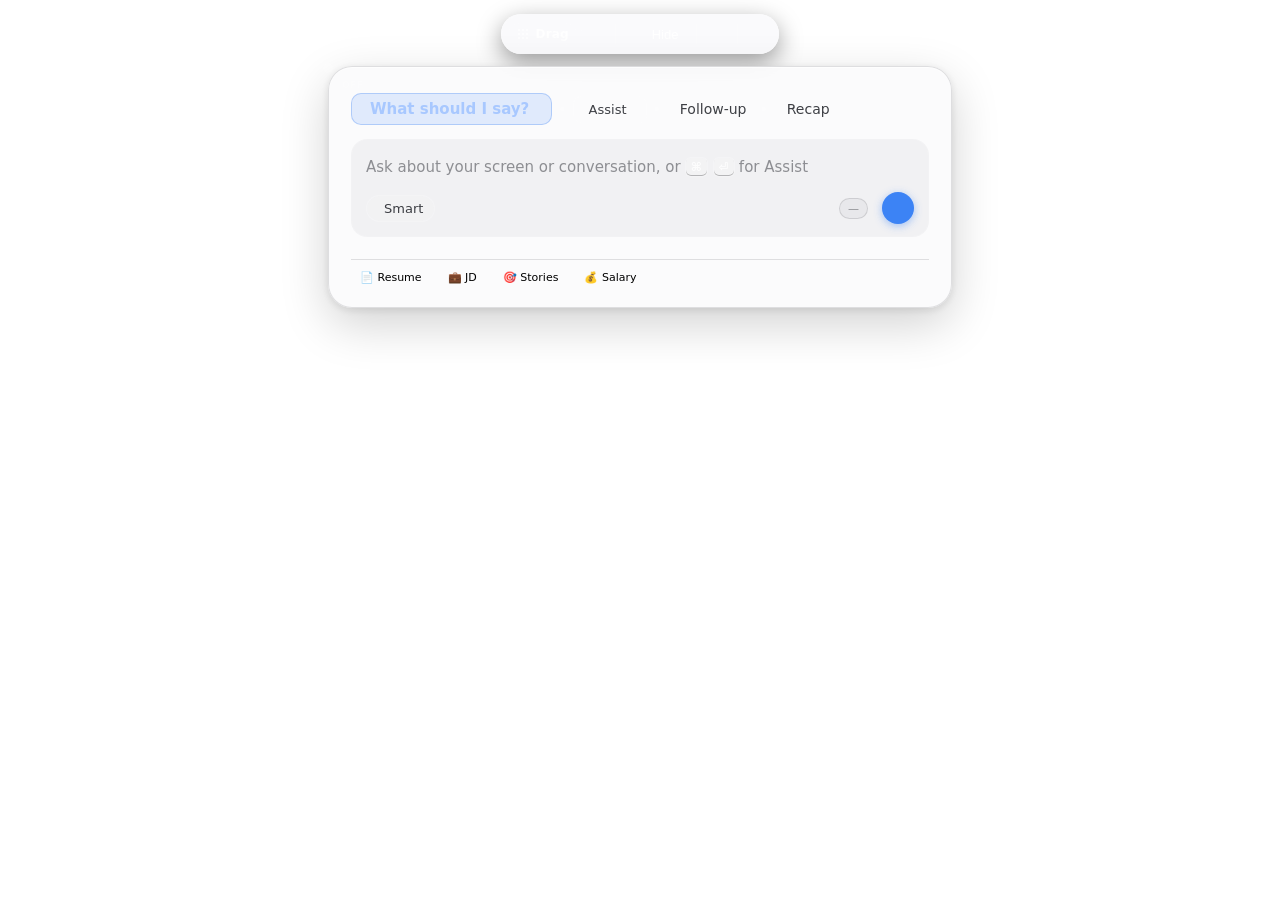
<file: cue-source/renderer/index.html>
<!doctype html>
<html lang="en">
<head>
  <meta charset="utf-8" />
  <meta http-equiv="Content-Security-Policy" content="default-src 'self'; style-src 'self' 'unsafe-inline'; script-src 'self'; img-src 'self' data:;" />
  <title>cue</title>
  <link rel="stylesheet" href="styles.css" />
</head>
<body>
  <div id="app">
    <!-- Dedicated drag handle / top bar -->
    <div id="toolbar" class="drag-handle">
      <div class="drag-pill" title="Drag to move window">
        <span class="drag-dots" aria-hidden="true"></span>
        <span class="drag-label">Drag</span>
      </div>
      <button class="tb-logo" id="logo-btn" title="cue"></button>
      <div class="tb-divider"></div>
      <button class="tb-hide" id="hide-btn"><span class="chev"></span><span>Hide</span></button>
      <div class="tb-divider"></div>
      <button class="tb-stop" id="stop-btn" title="Start / stop listening"></button>
      <div class="tb-divider"></div>
      <button class="tb-quit" id="quit-btn" title="Quit cue (⌘⇧X)"></button>
    </div>

    <!-- Main assistant panel -->
    <div id="panel-wrap">
      <span id="live-dot" class="off"></span>
      <div id="stt-status" class="stt-status stt-disconnected" title="STT connection status">off</div>
      <div id="panel" class="glass no-drag">

        <!-- Two-column layout: responses (left) + live transcript sidebar (right) -->
        <div id="panel-columns">

          <!-- Left column: AI responses -->
          <div id="panel-main">
            <div id="messages"></div>

            <div id="action-row">
              <button class="act act-primary" data-mode="say"
                title="Suggests what to say next based on the conversation">
                <span class="ic"></span><span>What should I say?</span>
                <span class="shortcut-hint" id="say-shortcut-hint"></span>
              </button>
              <span class="sep">•</span>
              <button class="act act-secondary" data-mode="assist"
                title="Scans your screen and conversation to decide what you need">
                <span class="ic"></span><span>Assist</span>
                <span class="shortcut-hint" id="assist-shortcut-hint"></span>
              </button>
              <span class="sep">•</span>
              <button class="act" data-mode="followup"><span class="ic"></span><span>Follow-up</span></button>
              <span class="sep">•</span>
              <button class="act" data-mode="recap"><span class="ic"></span><span>Recap</span></button>
            </div>

            <div id="composer">
              <div id="input-area">
                <div id="placeholder">Ask about your screen or conversation, or <span class="keycap">⌘</span><span class="keycap">⏎</span> for Assist</div>
                <textarea id="input" rows="1" spellcheck="false"></textarea>
              </div>
              <div id="composer-bottom">
                <button id="smart-toggle" class="smart-pill"><span class="ic"></span><span>Smart</span></button>
                <button id="history-btn" class="history-btn" title="View conversation history"><span class="ic"></span></button>
                <button id="more-btn" class="more-btn" title="Settings"></button>
                <div class="spacer"></div>
                <span id="cost-pill" class="cost-pill" title="Estimated cost this session (based on your model's list price)">—</span>
                <button id="send-btn" title="Send"></button>
              </div>
            </div>

            <div id="prep-status" class="prep-status">
              <span class="prep-item" data-field="resume">📄 Resume</span>
              <span class="prep-item" data-field="jd">💼 JD</span>
              <span class="prep-item" data-field="stories">🎯 Stories</span>
              <span class="prep-item" data-field="salary">💰 Salary</span>
            </div>
          </div>

        </div><!-- /panel-columns -->
      </div>
    </div>

    <!-- Transcript history sidebar — floats OUTSIDE main panel, toggled by history button -->
    <div id="transcript-sidebar" class="transcript-sidebar hidden">
      <div class="ts-header">
        <span class="ts-title">Conversation History</span>
        <button class="ts-close-btn" id="close-sidebar-btn" title="Close history">✕</button>
      </div>
      <div id="ts-list" class="ts-list">
        <div class="ts-placeholder">Conversation history will appear here when listening.</div>
      </div>
      <div class="ts-footer">
        <button class="ts-clear-btn" id="clear-transcript-btn" title="Clear all history">Clear History</button>
      </div>
    </div>
  </div>

  <!-- Settings -->
  <div id="settings-scrim" class="hidden">
    <div id="settings" class="glass">
      <div class="s-head">
        <div class="s-title">Settings</div>
        <button id="s-close" class="s-close">Done</button>
      </div>

      <!-- Tab bar -->
      <div class="s-tabs">
        <button class="s-tab on" data-tab="keys">🔑 Keys</button>
        <button class="s-tab" data-tab="transcription">Audio</button>
        <button class="s-tab" data-tab="profile">📄 Profile</button>
        <button class="s-tab" data-tab="prep">🎯 Interview Prep</button>
        <button class="s-tab" data-tab="style">✨ Style</button>
        <button class="s-tab" data-tab="qa">💬 Q&amp;A</button>
        <button class="s-tab" data-tab="practice">🎓 Practice</button>
      </div>

      <!-- Tab: Keys -->
      <div class="s-body s-tab-pane" data-pane="keys">
        <label class="s-label">Provider</label>
        <div class="s-seg" id="provider-seg">
          <button data-provider="openai">OpenAI</button>
          <button data-provider="anthropic">Anthropic</button>
          <button data-provider="gemini">Gemini</button>
          <button data-provider="custom">Custom</button>
          <button data-provider="ollama">Ollama</button>
          <button data-provider="groq">Groq</button>
          <button data-provider="minimax">MiniMax</button>
          <button data-provider="azure">Azure AI</button>
        </div>

        <label class="s-label">API keys &amp; URLs <span class="s-hint">stored locally · never sent to any server</span></label>
        <div class="s-field"><span>OpenAI</span><input id="key-openai" type="password" placeholder="sk-..." autocomplete="off" /></div>
        <div class="s-field"><span>Anthropic</span><input id="key-anthropic" type="password" placeholder="sk-ant-..." autocomplete="off" /></div>
        <div class="s-field"><span>Gemini</span><input id="key-gemini" type="password" placeholder="AIza..." autocomplete="off" /></div>
        <div class="s-field"><span>Deepgram</span><input id="key-deepgram" type="password" placeholder="dg-..." autocomplete="off" /></div>
        <div class="s-field"><span>Custom</span><input id="key-custom" type="password" placeholder="optional" autocomplete="off" /></div>
        <div class="s-field"><span>MiniMax</span><input id="key-minimax" type="password" placeholder="MiniMax API key" autocomplete="off" /></div>

        <label class="s-label">MiniMax region <span class="s-hint">keys are region-bound — a Global key will 401 against China, and vice versa</span></label>
        <div class="s-seg" id="minimax-region-seg">
          <button data-region="global_en">Global</button>
          <button data-region="cn_zh">China</button>
        </div>

        <div id="custom-endpoint-settings" class="hidden">
          <label class="s-label" for="base-url">Custom endpoint <span class="s-hint">OpenAI-compatible chat API</span></label>
          <div class="s-field"><span>Base URL</span><input id="base-url" type="url" placeholder="http://127.0.0.1:18789/v1" autocomplete="off" spellcheck="false" /></div>
          <div class="s-help">Your Custom key and LLM requests are sent to this URL. Speech-to-text continues to use Deepgram, OpenAI, or Gemini.</div>
        </div>
        <div class="s-field"><span>Ollama URL</span><input id="key-ollama" type="text" placeholder="http://localhost:11434" autocomplete="off" /></div>
        <div class="s-field"><span>Groq</span><input id="key-groq" type="password" placeholder="gsk_..." autocomplete="off" /></div>
        <div class="s-field"><span>Azure AI Foundry</span><input id="key-azure" type="password" placeholder="azure key or Entra token" autocomplete="off" /></div>

        <label class="s-label">Azure endpoint <span class="s-hint">Azure OpenAI: https://&lt;resource&gt;.openai.azure.com/openai · AI Foundry: https://&lt;host&gt;.cognitiveservices.azure.com (cue adds /openai/v1)</span></label>
        <div class="s-field"><span>Endpoint</span><input id="azure-endpoint" type="text" placeholder="https://host.cognitiveservices.azure.com" autocomplete="off" /></div>

        <label class="s-label">Models <span class="s-hint">fast = Smart off · smart = Smart on</span></label>
        <div class="s-field"><span>Fast</span><input id="model-fast" type="text" autocomplete="off" /></div>
        <div class="s-field"><span>Smart</span><input id="model-smart" type="text" autocomplete="off" /></div>

        <label class="s-label">Assistant access <span class="s-hint">programs allowed to see what cue is doing</span></label>
        <div class="s-callers" id="applink-callers"></div>

        <div class="s-status" id="s-status"></div>
      </div>

      <!-- Tab: Transcription -->
      <div class="s-body s-tab-pane hidden" data-pane="transcription">
        <label class="s-label">Speech-to-text provider</label>
        <div class="s-seg s-seg-wrap" id="stt-provider-seg">
          <button data-stt-provider="auto">Auto</button>
          <button data-stt-provider="local">Local</button>
          <button data-stt-provider="deepgram">Deepgram</button>
          <button data-stt-provider="openai">OpenAI</button>
          <button data-stt-provider="gemini">Gemini</button>
        </div>
        <div class="s-note">Local mode keeps microphone and meeting audio on this computer. It never silently falls back to a cloud transcription provider.</div>

        <div class="whisper-card">
          <div class="whisper-runtime-row">
            <span class="s-label">whisper.cpp runtime</span>
            <span id="whisper-runtime-status" class="whisper-badge">Checking…</span>
          </div>

          <label class="s-label" for="whisper-model">Local model</label>
          <select id="whisper-model" class="s-select"></select>
          <div id="whisper-model-detail" class="s-note"></div>

          <div id="whisper-progress-wrap" class="whisper-progress-wrap hidden">
            <progress id="whisper-progress" max="100" value="0"></progress>
            <span id="whisper-progress-label">0%</span>
          </div>

          <div class="whisper-actions">
            <button id="whisper-download" class="s-action">Download</button>
            <button id="whisper-cancel" class="s-action hidden">Cancel</button>
            <button id="whisper-import" class="s-action">Import…</button>
            <button id="whisper-delete" class="s-action danger" disabled>Delete</button>
          </div>

          <div class="s-field">
            <span>Language</span>
            <select id="whisper-language" class="s-select compact">
              <option value="auto">Auto-detect</option>
              <option value="en">English</option>
            </select>
          </div>
          <div class="s-field">
            <span>CPU threads</span>
            <input id="whisper-threads" type="number" min="0" max="64" step="1" value="0" />
          </div>
          <div class="s-note">Use 0 for whisper.cpp's default. English-only models always use English regardless of the language setting.</div>
        </div>

        <div class="s-status" id="whisper-status"></div>
      </div>

      <!-- Tab: Profile -->
      <div class="s-body s-tab-pane hidden" data-pane="profile">
        <label class="s-label">Profiles <span class="s-hint">save this résumé/JD/prep set per company and switch between them</span></label>
        <div class="s-profiles">
          <div class="s-profile-row">
            <select id="profile-select" class="s-select"><option value="">— saved profiles —</option></select>
            <button class="s-profile-btn" id="profile-load-btn">Load</button>
            <button class="s-profile-btn danger" id="profile-delete-btn">Delete</button>
          </div>
          <div class="s-field s-upload">
            <input id="profile-name" type="text" placeholder="New profile name (e.g. Acme — Backend)" autocomplete="off" />
            <button class="s-upload-btn" id="profile-save-btn">Save current</button>
          </div>
          <div class="s-hint" id="profile-status"></div>
        </div>

        <label class="s-label">Your resume <span class="s-hint">paste full resume, or import a PDF/DOCX</span></label>
        <div class="s-field s-upload"><span class="s-filename" id="resume-filename"></span><button class="s-upload-btn" id="upload-resume-btn">Import PDF/DOCX</button></div>
        <textarea id="resume-text" rows="7" spellcheck="false" placeholder="Paste your full resume here. cue will extract Name, Summary, Experience, Skills, Projects, and Education automatically."></textarea>

        <label class="s-label">Target job description <span class="s-hint">optional — every answer gets tailored to this role</span></label>
        <div class="s-field s-upload"><span class="s-filename" id="jd-filename"></span><button class="s-upload-btn" id="upload-jd-btn">Import PDF/DOCX</button></div>
        <textarea id="job-description" rows="5" spellcheck="false" placeholder="Paste the job description for the role you're interviewing for. cue will highlight your most relevant experience."></textarea>
      </div>

      <!-- Tab: Interview Prep -->
      <div class="s-body s-tab-pane hidden" data-pane="prep">
        <label class="s-label">Your STAR stories <span class="s-hint">write 3–5 real behavioral stories — used for "tell me about a time…" questions</span></label>
        <textarea id="star-stories" rows="8" spellcheck="false" placeholder="Story 1: At [Company], we faced [situation]. I was responsible for [task]. I did [specific actions]. The result was [outcome with metrics if possible].&#10;&#10;Story 2: ..."></textarea>

        <label class="s-label">Why this company <span class="s-hint">used for motivation questions</span></label>
        <textarea id="why-company" rows="3" spellcheck="false" placeholder="e.g. I admire how [company] has [specific thing]. Their work on [X] aligns with my experience in [Y]..."></textarea>

        <label class="s-label">Why leaving current role <span class="s-hint">keep it positive</span></label>
        <textarea id="why-leaving" rows="2" spellcheck="false" placeholder="e.g. I've grown a lot at [company] and I'm looking for [next challenge]..."></textarea>

        <label class="s-label">Work style &amp; values <span class="s-hint">used for culture fit and situational questions</span></label>
        <textarea id="work-style" rows="3" spellcheck="false" placeholder="e.g. I prefer data-driven decisions, work well with autonomy, value direct feedback, thrive in fast-paced environments..."></textarea>
      </div>

      <!-- Tab: Q&A -->
      <div class="s-body s-tab-pane hidden" data-pane="qa">
        <label class="s-label">Salary target <span class="s-hint">used when asked about compensation</span></label>
        <input id="salary-target" type="text" placeholder="e.g. $150k–$180k base + equity, open to discuss total comp" autocomplete="off" style="width:100%;padding:8px 10px;border-radius:8px;border:1px solid rgba(255,255,255,0.14);background:rgba(0,0,0,0.25);color:#fff;font-size:13px;font-family:inherit;outline:none;" />

        <label class="s-label" style="margin-top:14px;">Questions to ask the interviewer <span class="s-hint">cue will suggest these at the end</span></label>
        <textarea id="questions-to-ask" rows="6" spellcheck="false" placeholder="e.g.&#10;- What does success look like in the first 90 days?&#10;- How does the team handle technical debt?&#10;- What's the biggest challenge the team is facing right now?&#10;- How does feedback and mentorship work here?"></textarea>
      </div>

      <!-- Tab: Style -->
      <div class="s-body s-tab-pane hidden" data-pane="style">
        <label class="s-label">Response language <span class="s-hint">what language cue replies in</span></label>
        <select id="response-language" class="s-select">
          <option value="English">English (default)</option>
          <option value="auto">Auto — match the other person</option>
          <option value="Spanish">Spanish</option>
          <option value="French">French</option>
          <option value="German">German</option>
          <option value="Portuguese">Portuguese</option>
          <option value="Italian">Italian</option>
          <option value="Hindi">Hindi</option>
          <option value="Mandarin Chinese">Mandarin Chinese</option>
          <option value="Japanese">Japanese</option>
          <option value="Korean">Korean</option>
          <option value="Arabic">Arabic</option>
        </select>
        <label class="s-label">AI rules <span class="s-hint">how the AI should write its responses</span></label>
        <textarea id="ai-rules" rows="10" spellcheck="false" maxlength="2000" placeholder="e.g.
- Never use em-dashes.
- Reply in 2-3 short bullet points.
- Use a casual, first-person tone.
- Avoid jargon; explain technical terms.
- Don&#39;t start with &quot;I&quot;.
"></textarea>
        <div class="s-counter"><span id="ai-rules-count">0</span> / 2000</div>
        <div class="s-hint-block">
          These rules tell cue <strong>how</strong> to write, not <strong>what</strong> to say. Use one imperative sentence per line (e.g. <em>Never use em-dashes.</em>). They apply to every mode except coding-problem solves (LeetCode), which stays strict. Stored locally; never sent anywhere except the AI provider when cue answers a question.
        </div>
      </div>

      <!-- Tab: Practice -->
      <div class="s-body s-tab-pane hidden" data-pane="practice">
        <label class="s-label">Mock interview <span class="s-hint">cue plays the interviewer and scores your answers</span></label>
        <div class="s-profile-row" id="mock-setup">
          <select id="mock-count" class="s-select">
            <option value="3">3 questions</option>
            <option value="5" selected>5 questions</option>
            <option value="8">8 questions</option>
          </select>
          <select id="mock-difficulty" class="s-select">
            <option value="easy">Easy</option>
            <option value="medium" selected>Medium</option>
            <option value="hard">Hard</option>
          </select>
          <button class="s-profile-btn" id="mock-start-btn">Start</button>
        </div>

        <div id="mock-live" class="mock-live hidden">
          <div class="mock-progress" id="mock-progress"></div>
          <div class="mock-question" id="mock-question"></div>
          <textarea id="mock-answer" rows="4" spellcheck="false" placeholder="Type or dictate your answer, then Submit."></textarea>
          <div class="s-profile-row">
            <button class="s-profile-btn" id="mock-submit-btn">Submit answer</button>
            <button class="s-profile-btn" id="mock-finish-btn">Finish &amp; report</button>
          </div>
          <div id="mock-feedback" class="mock-feedback"></div>
        </div>

        <label class="s-label">Flashcards <span class="s-hint">practice Q&amp;A from your resume + JD</span></label>
        <div class="s-profile-row">
          <select id="flash-count" class="s-select">
            <option value="6">6 cards</option>
            <option value="8" selected>8 cards</option>
            <option value="12">12 cards</option>
          </select>
          <button class="s-profile-btn" id="flash-generate-btn">Generate</button>
        </div>
        <div id="flash-list" class="flash-list"></div>

        <label class="s-label">Progress <span class="s-hint">your recent practice sessions</span></label>
        <div id="progress-panel" class="progress-panel"></div>
      </div>


    </div>
  </div>

  <!-- First-run tutorial / walkthrough -->
  <div id="onboard-scrim" class="hidden">
    <div id="onboard" class="glass">
      <div class="ob-dots" id="ob-dots"></div>
      <div class="ob-icon" id="ob-icon"></div>
      <div class="ob-title" id="ob-title"></div>
      <div class="ob-body" id="ob-body"></div>
      <div class="ob-buttons" id="ob-buttons"></div>
      <div class="ob-actions">
        <button id="ob-skip" class="ob-ghost">Skip</button>
        <div class="spacer"></div>
        <button id="ob-back" class="ob-ghost">Back</button>
        <button id="ob-next" class="ob-primary">Next</button>
      </div>
    </div>
  </div>

  <!-- Assistant access request. Shown in-window rather than as a native dialog:
       cue hides its dock icon, so an OS panel never comes forward and cannot be
       clicked. -->
  <div id="consent-scrim" class="hidden">
    <div id="consent" class="glass">
      <div class="cs-title" id="cs-title"></div>
      <div class="cs-body" id="cs-body"></div>
      <div class="cs-actions">
        <button id="cs-deny" class="ob-ghost">Don’t allow</button>
        <button id="cs-allow" class="ob-primary">Allow</button>
      </div>
    </div>
  </div>

  <script src="icons.js"></script>
  <script src="renderer.js"></script>
</body>
</html>
</file>
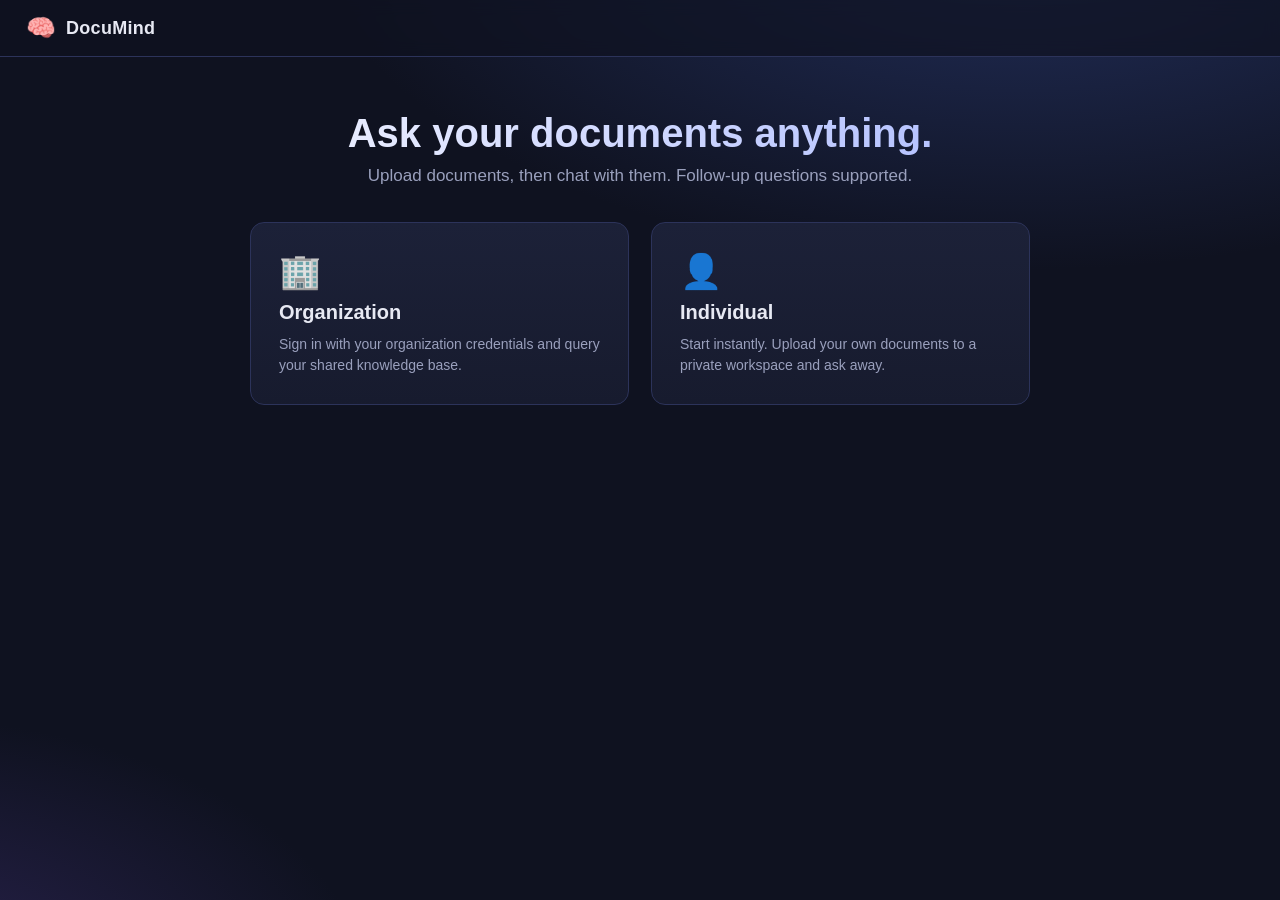
<file: spring-rag-app/src/main/resources/static/index.html>
<!DOCTYPE html>
<html lang="en">
<head>
    <meta charset="UTF-8" />
    <meta name="viewport" content="width=device-width, initial-scale=1.0" />
    <title>DocuMind — RAG Assistant</title>
    <link rel="stylesheet" href="styles.css" />
    <link rel="icon" href="data:image/svg+xml,<svg xmlns=%22http://www.w3.org/2000/svg%22 viewBox=%220 0 100 100%22><text y=%22.9em%22 font-size=%2290%22>🧠</text></svg>" />
</head>
<body>
<header class="app-header">
    <div class="header-left">
        <button class="nav-back hidden" id="navBack" title="Go back" aria-label="Go back">←</button>
        <div class="brand" id="brandHome" title="Home">
            <span class="brand-logo">🧠</span>
            <span class="brand-name">DocuMind</span>
        </div>
    </div>
    <div class="session-badge hidden" id="sessionBadge">
        <span id="sessionLabel"></span>
        <span class="role-chip hidden" id="roleChip"></span>
        <button class="btn-ghost" id="logoutBtn">Sign out</button>
    </div>
</header>

<main class="app-main">

    <!-- ══ Landing: choose mode ══ -->
    <section id="view-landing" class="view">
        <div class="hero">
            <h1>Ask your documents anything.</h1>
            <p class="subtitle">Upload documents, then chat with them. Follow-up questions supported.</p>
        </div>
        <div class="choice-grid">
            <button class="choice-card" id="chooseOrg">
                <span class="choice-icon">🏢</span>
                <span class="choice-title">Organization</span>
                <span class="choice-desc">Sign in with your organization credentials and query your shared knowledge base.</span>
            </button>
            <button class="choice-card" id="chooseIndividual">
                <span class="choice-icon">👤</span>
                <span class="choice-title">Individual</span>
                <span class="choice-desc">Start instantly. Upload your own documents to a private workspace and ask away.</span>
            </button>
        </div>
    </section>

    <!-- ══ Organization login ══ -->
    <section id="view-login" class="view hidden">
        <div class="login-card">
            <button class="back-link" data-back="landing">← Back</button>
            <h2>Organization sign in</h2>
            <p class="muted">Members of the same organization share one knowledge base.</p>
            <form id="loginForm" autocomplete="off">
                <label>Username
                    <input type="text" id="username" required placeholder="e.g. acme" />
                </label>
                <label>Password
                    <input type="password" id="password" required placeholder="••••••••" />
                </label>
                <button type="submit" class="btn-primary" id="loginSubmit">Sign in</button>
                <p class="form-error hidden" id="loginError"></p>
            </form>
            <details class="hint">
                <summary>Demo accounts</summary>
                <ul>
                    <li><strong>Acme Corporation</strong><br />
                        Admin (can upload): <code>acme-admin</code> / <code>acme-admin123</code><br />
                        Member (read-only): <code>acme</code> / <code>acme123</code></li>
                    <li><strong>Globex Industries</strong><br />
                        Admin (can upload): <code>globex-admin</code> / <code>globex-admin123</code><br />
                        Member (read-only): <code>globex</code> / <code>globex123</code></li>
                </ul>
            </details>
        </div>
    </section>

    <!-- ══ Dashboard ══ -->
    <section id="view-dashboard" class="view hidden">
        <div class="dashboard">
            <!-- Left: documents -->
            <aside class="panel documents-panel">
                <h3><span id="docsTitle">Documents</span> <span class="scope-pill" id="scopePill"></span></h3>

                <div class="upload-zone" id="uploadZone">
                    <input type="file" id="fileInput" hidden
                           accept=".pdf,.txt,.docx,.doc,.md,.html,.csv,.pptx,.rtf" />
                    <span class="upload-icon">⬆️</span>
                    <p>Drop a file here or <button class="link-btn" id="browseBtn" type="button">browse</button></p>
                    <small class="muted">PDF, DOCX, TXT, MD, HTML, CSV… up to 10&nbsp;MB</small>
                </div>
                <div class="upload-locked hidden" id="uploadLocked">
                    <span class="lock-icon">🔒</span>
                    <p>This library is curated by an administrator.</p>
                    <small class="muted">You can ask questions about any document below.</small>
                </div>
                <div class="upload-status hidden" id="uploadStatus"></div>

                <ul class="doc-list" id="docList"></ul>
                <p class="empty-note" id="docEmpty">No documents yet. Upload one to get started.</p>
            </aside>

            <!-- Right: chat -->
            <section class="panel chat-panel">
                <div class="chat-toolbar">
                    <label class="scope-select">Ask about
                        <select id="docScopeSelect">
                            <option value="ALL">All documents</option>
                        </select>
                    </label>
                    <button class="btn-ghost" id="newChatBtn" title="Start a fresh conversation">↺ New chat</button>
                </div>

                <div class="chat-messages" id="chatMessages">
                    <div class="chat-placeholder" id="chatPlaceholder">
                        <span class="placeholder-icon">💬</span>
                        <p>Upload a document, then ask a question about it.</p>
                    </div>
                </div>

                <form class="chat-input" id="chatForm">
                    <input type="text" id="questionInput" placeholder="Ask a question…" autocomplete="off" disabled />
                    <button type="submit" class="btn-primary" id="sendBtn" disabled>Send</button>
                </form>
            </section>
        </div>
    </section>

</main>

<div class="modal-overlay hidden" id="confirmModal">
    <div class="modal" role="dialog" aria-modal="true" aria-labelledby="confirmTitle">
        <h3 id="confirmTitle">Remove document?</h3>
        <p id="confirmMessage"></p>
        <div class="modal-actions">
            <button class="btn-ghost" id="confirmCancel">Cancel</button>
            <button class="btn-danger" id="confirmOk">Remove</button>
        </div>
    </div>
</div>

<div class="toast hidden" id="toast"></div>

<script src="app.js"></script>
</body>
</html>
</file>
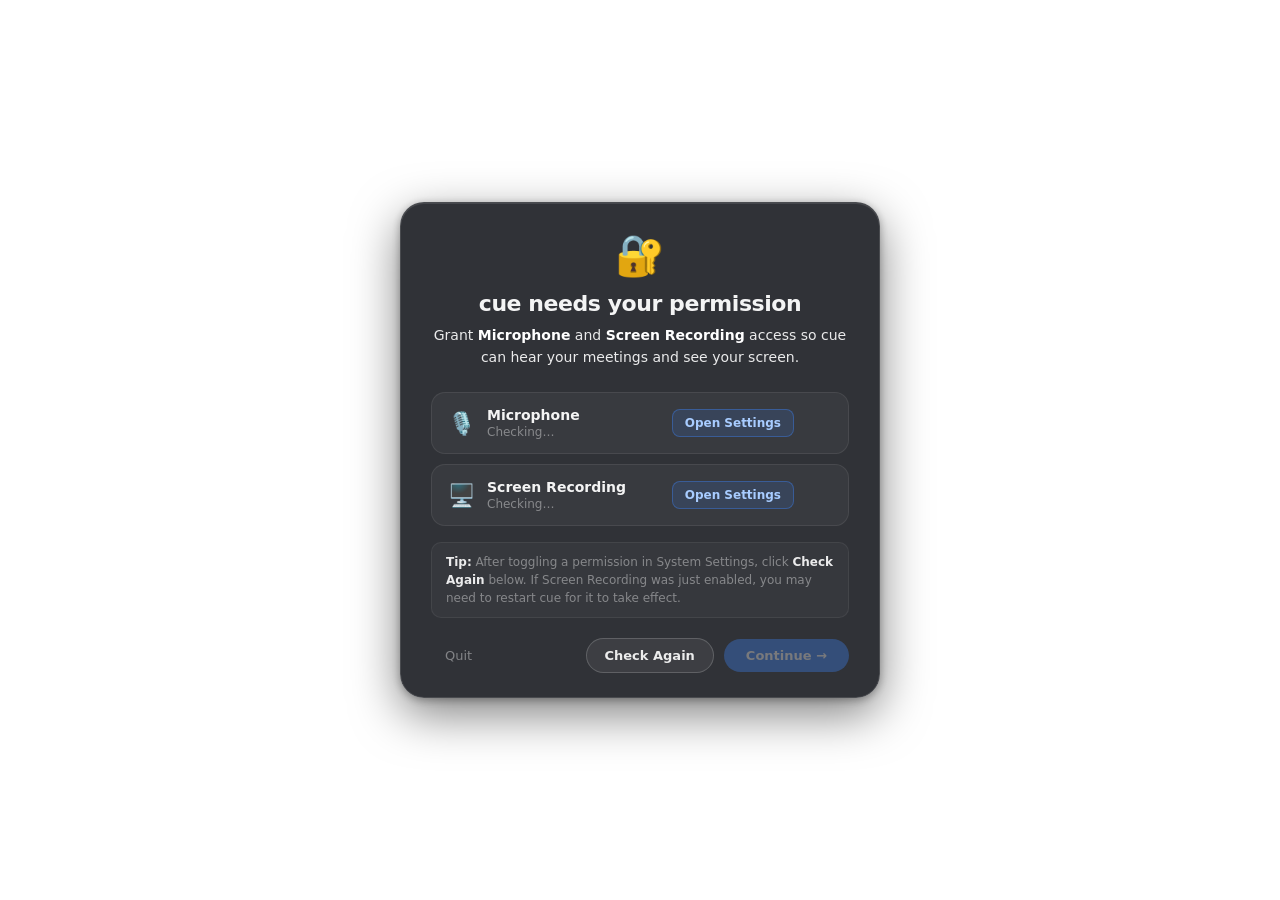
<file: cue-source/renderer/permissions.html>
<!doctype html>
<html lang="en">
<head>
  <meta charset="utf-8" />
  <meta http-equiv="Content-Security-Policy" content="default-src 'self'; style-src 'self' 'unsafe-inline'; script-src 'self' 'unsafe-inline'; img-src 'self' data:;" />
  <title>cue — Permissions</title>
  <style>
    :root {
      --accent: #3C83F5;
      --accent-hi: #4A8DF7;
      --tx-1: rgba(255,255,255,0.95);
      --tx-2: rgba(255,255,255,0.90);
      --tx-mut: rgba(255,255,255,0.40);
      --font: -apple-system, 'SF Pro Text', 'SF Pro Display', system-ui, 'Segoe UI', sans-serif;
    }
    * { box-sizing: border-box; margin: 0; padding: 0; }
    html, body {
      height: 100%;
      background: transparent;
      font-family: var(--font);
      -webkit-font-smoothing: antialiased;
      overflow: hidden;
      cursor: default;
      -webkit-user-select: none;
      user-select: none;
    }
    #perm-root {
      height: 100%;
      display: flex;
      align-items: center;
      justify-content: center;
    }
    .perm-card {
      width: 100%;
      max-width: 480px;
      background: rgba(20,22,28,0.88);
      -webkit-backdrop-filter: blur(40px) saturate(180%);
      backdrop-filter: blur(40px) saturate(180%);
      border: 1px solid rgba(255,255,255,0.12);
      border-radius: 24px;
      box-shadow: 0 16px 48px rgba(0,0,0,0.50), 0 2px 8px rgba(0,0,0,0.30), inset 0 1px 0 rgba(255,255,255,0.10);
      padding: 32px 30px 24px;
      text-align: center;
      -webkit-app-region: drag;
    }
    .no-drag { -webkit-app-region: no-drag; }

    .perm-icon { font-size: 40px; line-height: 1; margin-bottom: 16px; }
    .perm-title { font-size: 22px; font-weight: 700; color: var(--tx-1); letter-spacing: -0.02em; margin-bottom: 8px; }
    .perm-desc { font-size: 14px; line-height: 1.6; color: var(--tx-2); margin-bottom: 24px; text-align: center; }
    .perm-desc strong { color: #fff; }

    /* Permission rows */
    .perm-row {
      display: flex;
      align-items: center;
      gap: 12px;
      padding: 14px 16px;
      border-radius: 14px;
      background: rgba(255,255,255,0.04);
      border: 1px solid rgba(255,255,255,0.08);
      margin-bottom: 10px;
      text-align: left;
      transition: border-color 200ms ease, background 200ms ease;
    }
    .perm-row.granted {
      border-color: rgba(34,197,94,0.35);
      background: rgba(34,197,94,0.06);
    }
    .perm-row.denied {
      border-color: rgba(255,100,70,0.30);
      background: rgba(255,100,70,0.05);
    }
    .perm-emoji { font-size: 22px; flex-shrink: 0; }
    .perm-info { flex: 1; min-width: 0; }
    .perm-name { font-size: 14px; font-weight: 600; color: var(--tx-1); }
    .perm-status { font-size: 12px; color: var(--tx-mut); margin-top: 2px; }
    .perm-status.ok { color: #4ade80; }
    .perm-status.bad { color: #ff8a75; }
    .perm-badge {
      flex-shrink: 0;
      width: 26px; height: 26px;
      border-radius: 50%;
      display: grid; place-items: center;
      font-size: 14px;
    }
    .perm-badge.ok { background: rgba(34,197,94,0.18); }
    .perm-badge.bad { background: rgba(255,100,70,0.15); }
    .perm-open-btn {
      flex-shrink: 0;
      padding: 6px 12px;
      border-radius: 8px;
      border: 1px solid rgba(60,131,245,0.40);
      background: rgba(60,131,245,0.14);
      color: #a8ccff;
      font-size: 12px;
      font-weight: 600;
      cursor: pointer;
      font-family: var(--font);
      transition: all 140ms ease;
    }
    .perm-open-btn:hover { background: rgba(60,131,245,0.24); }
    .perm-open-btn.hidden { display: none; }

    /* Note */
    .perm-note {
      font-size: 12px;
      line-height: 1.5;
      color: var(--tx-mut);
      text-align: left;
      margin: 16px 0 4px;
      padding: 10px 14px;
      border-radius: 10px;
      background: rgba(255,255,255,0.03);
      border: 1px solid rgba(255,255,255,0.06);
    }
    .perm-note strong { color: var(--tx-2); font-weight: 600; }

    /* Actions */
    .perm-actions {
      display: flex;
      align-items: center;
      gap: 10px;
      margin-top: 20px;
    }
    .perm-ghost {
      border: none;
      background: transparent;
      color: var(--tx-mut);
      font-size: 13px;
      font-weight: 500;
      cursor: pointer;
      padding: 9px 14px;
      border-radius: 8px;
      font-family: var(--font);
      transition: all 140ms ease;
    }
    .perm-ghost:hover { color: #fff; background: rgba(255,255,255,0.06); }
    .spacer { flex: 1; }
    .perm-check-btn {
      padding: 9px 18px;
      border-radius: 999px;
      border: 1px solid rgba(255,255,255,0.18);
      background: rgba(255,255,255,0.06);
      color: var(--tx-2);
      font-size: 13px;
      font-weight: 600;
      cursor: pointer;
      font-family: var(--font);
      transition: all 160ms ease;
    }
    .perm-check-btn:hover { background: rgba(255,255,255,0.10); color: #fff; }
    .perm-check-btn.checking { opacity: 0.5; pointer-events: none; }
    .perm-continue-btn {
      padding: 9px 22px;
      border-radius: 999px;
      border: none;
      background: var(--accent);
      color: #fff;
      font-size: 13px;
      font-weight: 600;
      cursor: pointer;
      font-family: var(--font);
      box-shadow: 0 2px 8px rgba(60,131,245,0.45);
      transition: all 160ms ease;
    }
    .perm-continue-btn:hover { filter: brightness(1.08); transform: scale(1.02); }
    .perm-continue-btn:disabled {
      opacity: 0.35;
      pointer-events: none;
      box-shadow: none;
      filter: none;
      transform: none;
    }

    /* Animations */
    @keyframes fadeIn {
      from { opacity: 0; transform: translateY(-6px) scale(0.98); }
      to { opacity: 1; transform: none; }
    }
    .perm-card { animation: fadeIn 280ms cubic-bezier(0.22,1,0.36,1); }
  </style>
</head>
<body>
  <div id="perm-root">
    <div class="perm-card">
      <div class="perm-icon">🔐</div>
      <div class="perm-title">cue needs your permission</div>
      <div class="perm-desc">
        Grant <strong>Microphone</strong> and <strong>Screen Recording</strong> access so cue can hear your meetings and see your screen.
      </div>

      <!-- Microphone -->
      <div class="perm-row no-drag" id="row-mic">
        <span class="perm-emoji">🎙️</span>
        <div class="perm-info">
          <div class="perm-name">Microphone</div>
          <div class="perm-status" id="status-mic">Checking…</div>
        </div>
        <button class="perm-open-btn no-drag" id="btn-mic">Open Settings</button>
        <span class="perm-badge" id="badge-mic"></span>
      </div>

      <!-- Screen Recording -->
      <div class="perm-row no-drag" id="row-screen">
        <span class="perm-emoji">🖥️</span>
        <div class="perm-info">
          <div class="perm-name">Screen Recording</div>
          <div class="perm-status" id="status-screen">Checking…</div>
        </div>
        <button class="perm-open-btn no-drag" id="btn-screen">Open Settings</button>
        <span class="perm-badge" id="badge-screen"></span>
      </div>

      <div class="perm-note">
        <strong>Tip:</strong> After toggling a permission in System Settings, click <strong>Check Again</strong> below.
        If Screen Recording was just enabled, you may need to restart cue for it to take effect.
      </div>

      <div class="perm-actions no-drag">
        <button class="perm-ghost" id="quit-btn">Quit</button>
        <div class="spacer"></div>
        <button class="perm-check-btn" id="check-btn">Check Again</button>
        <button class="perm-continue-btn" id="continue-btn" disabled>Continue →</button>
      </div>
    </div>
  </div>

  <script>
    (function () {
      const cue = window.cue;

      const statusMic = document.getElementById('status-mic');
      const statusScreen = document.getElementById('status-screen');
      const rowMic = document.getElementById('row-mic');
      const rowScreen = document.getElementById('row-screen');
      const badgeMic = document.getElementById('badge-mic');
      const badgeScreen = document.getElementById('badge-screen');
      const btnMic = document.getElementById('btn-mic');
      const btnScreen = document.getElementById('btn-screen');
      const checkBtn = document.getElementById('check-btn');
      const continueBtn = document.getElementById('continue-btn');
      const quitBtn = document.getElementById('quit-btn');

      function updateUI(status) {
        const micOk = status.mic === 'granted';
        const screenOk = status.screen === 'granted';

        // Mic
        rowMic.className = 'perm-row no-drag ' + (micOk ? 'granted' : 'denied');
        statusMic.textContent = micOk ? 'Granted' : (status.mic === 'not-determined' ? 'Not yet requested' : 'Not granted — open Settings to allow');
        statusMic.className = 'perm-status ' + (micOk ? 'ok' : 'bad');
        badgeMic.textContent = micOk ? '✓' : '✗';
        badgeMic.className = 'perm-badge ' + (micOk ? 'ok' : 'bad');
        btnMic.classList.toggle('hidden', micOk);

        // Screen
        rowScreen.className = 'perm-row no-drag ' + (screenOk ? 'granted' : 'denied');
        statusScreen.textContent = screenOk ? 'Granted' : (status.screen === 'not-determined' ? 'Not yet requested' : 'Not granted — open Settings to allow');
        statusScreen.className = 'perm-status ' + (screenOk ? 'ok' : 'bad');
        badgeScreen.textContent = screenOk ? '✓' : '✗';
        badgeScreen.className = 'perm-badge ' + (screenOk ? 'ok' : 'bad');
        btnScreen.classList.toggle('hidden', screenOk);

        // Continue
        continueBtn.disabled = !(micOk && screenOk);
      }

      async function checkPermissions() {
        checkBtn.classList.add('checking');
        checkBtn.textContent = 'Checking…';
        try {
          const status = await cue.permissionsCheck();
          updateUI(status);
        } catch (e) {
          cue.log('permissions check error: ' + e);
        } finally {
          checkBtn.classList.remove('checking');
          checkBtn.textContent = 'Check Again';
        }
      }

      // Open settings buttons
      btnMic.addEventListener('click', () => {
        cue.openPane('x-apple.systempreferences:com.apple.preference.security?Privacy_Microphone');
      });
      btnScreen.addEventListener('click', () => {
        cue.openPane('x-apple.systempreferences:com.apple.preference.security?Privacy_ScreenCapture');
      });

      // Check again
      checkBtn.addEventListener('click', checkPermissions);

      // Continue — close permission window and launch the real app
      continueBtn.addEventListener('click', () => {
        cue.permissionsContinue();
      });

      // Quit
      quitBtn.addEventListener('click', () => cue.quit());

      // Initial check on page load
      checkPermissions();
    })();
  </script>
</body>
</html>
</file>
<file: cue-source/renderer/styles.css>
/* cue — glassmorphism overlay. Tokens reconstructed from the Cluely screenshot. */

:root {
  --accent: #3C83F5;
  --accent-hi: #4A8DF7;
  --live: #22C55E;

  --tx-1: rgba(255,255,255,0.95);
  --tx-2: rgba(255,255,255,0.90);
  --tx-mut: rgba(255,255,255,0.40);
  --ic: rgba(255,255,255,0.85);

  --bd-hair: rgba(255,255,255,0.12);
  --bd-strong: rgba(255,255,255,0.20);
  --fill-1: rgba(255,255,255,0.04);
  --fill-2: rgba(255,255,255,0.06);

  --r-panel: 24px;
  --r-16: 16px;
  --r-8: 8px;
  --r-pill: 999px;
  --r-keycap: 6px;

  --font: -apple-system, 'SF Pro Text', 'SF Pro Display', system-ui, 'Segoe UI', sans-serif;
  --mono: 'SF Mono', ui-monospace, 'JetBrains Mono', Menlo, monospace;

  /* Surface tokens (overridden in light mode below; font is never changed). */
  --glass-bg: rgba(20,22,28,0.72);
  --toolbar-bg: rgba(28,30,38,0.85);
  --hover: rgba(255,255,255,0.06);
  --hover-strong: rgba(255,255,255,0.10);
  --code-bg: rgba(255,255,255,0.10);
  --shadow-panel: 0 16px 48px rgba(0,0,0,0.45), 0 2px 8px rgba(0,0,0,0.30), inset 0 1px 0 rgba(255,255,255,0.10);
}

/* Light mode: same layout and font, only colors adapt for readability on a
   light desktop. Dark mode keeps the original glass look. */
@media (prefers-color-scheme: light) {
  :root {
    --tx-1: rgba(20,22,28,0.96);
    --tx-2: rgba(20,22,28,0.82);
    --tx-mut: rgba(20,22,28,0.45);
    --ic: rgba(20,22,28,0.75);

    --bd-hair: rgba(20,22,28,0.12);
    --bd-strong: rgba(20,22,28,0.22);
    --fill-1: rgba(20,22,28,0.04);
    --fill-2: rgba(20,22,28,0.06);

    --glass-bg: rgba(250,250,252,0.82);
    --toolbar-bg: rgba(250,250,252,0.90);
    --hover: rgba(20,22,28,0.06);
    --hover-strong: rgba(20,22,28,0.10);
    --code-bg: rgba(20,22,28,0.08);
    --shadow-panel: 0 16px 48px rgba(0,0,0,0.18), 0 2px 8px rgba(0,0,0,0.10), inset 0 1px 0 rgba(255,255,255,0.60);
  }
}

* { box-sizing: border-box; }

html, body {
  margin: 0;
  height: 100%;
  background: transparent;               /* Electron transparent window */
  font-family: var(--font);
  -webkit-font-smoothing: antialiased;
  overflow: hidden;
  cursor: default;
  -webkit-user-select: none;
  user-select: none;
}

/* ============================ Layout ============================ */
/* Transparent window: no in-page background. You see your real screen behind the panel.
   Empty areas are made click-through from the renderer so they don't block your screen. */
#app {
  position: relative;
  z-index: 2;
  height: 100%;
  display: flex;
  flex-direction: column;
  align-items: center;
  padding-top: 14px;
  pointer-events: none;                  /* only the actual UI blocks; gaps pass through */
}
#toolbar, #panel-wrap, #settings-scrim, #onboard-scrim, #consent-scrim { pointer-events: auto; }
#toolbar { -webkit-app-region: drag; }   /* drag the top pill to move the window */
#panel-wrap, #panel, #messages, #action-row, #composer, #input, textarea, button, .act, .smart-pill, .more-btn, #send-btn, .s-close, .s-seg button, .ob-buttons button, .ob-ghost, .ob-primary { -webkit-app-region: no-drag; }

/* ============================ Toolbar pill ============================ */
#toolbar {
  display: inline-flex;
  align-items: center;
  gap: 4px;
  padding: 5px 6px;
  border-radius: var(--r-pill);
  background: var(--toolbar-bg);
  border: 1px solid rgba(255,255,255,0.14);
  box-shadow: 0 8px 24px rgba(0,0,0,0.40), inset 0 1px 0 rgba(255,255,255,0.08);
  backdrop-filter: blur(24px) saturate(160%);
  -webkit-backdrop-filter: blur(24px) saturate(160%);
}
.drag-handle { -webkit-app-region: drag; }
.drag-pill {
  display: inline-flex; align-items: center; gap: 6px;
  padding: 4px 8px; border-radius: var(--r-pill);
  background: rgba(255,255,255,0.06);
  color: rgba(255,255,255,0.8);
  font-size: 12px; font-weight: 600; letter-spacing: 0.01em;
  cursor: grab;
  -webkit-app-region: drag;
}
.drag-pill:hover { background: rgba(255,255,255,0.10); }
.drag-dots {
  width: 14px; height: 10px;
  display: inline-block;
  background-image: radial-gradient(circle, rgba(255,255,255,0.9) 1.2px, transparent 1.3px);
  background-size: 4px 4px;
  background-position: center;
  opacity: 0.85;
}
.drag-label { color: rgba(255,255,255,0.9); }
.tb-divider { width: 1px; height: 20px; background: rgba(255,255,255,0.10); margin: 0 2px; }
#toolbar button { border: none; background: transparent; color: #fff; cursor: pointer; display: inline-flex; align-items: center; justify-content: center; transition: background 140ms ease, transform 140ms ease; }
.tb-logo { width: 28px; height: 28px; border-radius: 50%; background: rgba(255,255,255,0.06) !important; }
.tb-logo:hover { background: rgba(255,255,255,0.12) !important; }
.tb-hide { gap: 6px; padding: 5px 12px 5px 10px; border-radius: var(--r-pill); font-size: 13px; font-weight: 500; }
.tb-hide:hover { background: rgba(255,255,255,0.08); }
.tb-hide .chev { width: 14px; height: 14px; display: inline-flex; color: rgba(255,255,255,0.9); }
.tb-hide.collapsed .chev { transform: rotate(180deg); }
.tb-stop { width: 28px; height: 28px; border-radius: var(--r-8); color: #fff; }
.tb-stop:hover { background: rgba(255,255,255,0.08); }
.tb-stop.active { color: #ff6b6b; }
.tb-quit { width: 28px; height: 28px; border-radius: var(--r-8); color: rgba(255,255,255,0.50); }
.tb-quit:hover { background: rgba(255,68,68,0.18); color: #ff6b6b; }

/* ============================ Mic permission banner ============================ */
#mic-perm-banner {
  display: none;
  margin: 8px 0 2px;
  padding: 12px 14px;
  border-radius: 12px;
  background: rgba(255,170,50,0.12);
  border: 1px solid rgba(255,170,50,0.30);
  animation: fadeUp 200ms ease both;
}
#mic-perm-banner.show { display: block; }
.mic-perm-text {
  color: #fde2a8;
  font-size: 13px;
  line-height: 1.5;
  -webkit-user-select: text; user-select: text;
}
.mic-perm-text strong { color: #ffe0a0; }
.mic-perm-actions {
  display: flex;
  gap: 8px;
  margin-top: 10px;
}
.mic-perm-actions button {
  padding: 7px 14px;
  border-radius: 8px;
  border: 1px solid rgba(255,170,50,0.40);
  background: rgba(255,170,50,0.14);
  color: #fde2a8;
  font-size: 12.5px;
  font-weight: 600;
  cursor: pointer;
  font-family: var(--font);
  transition: all 140ms ease;
}
.mic-perm-actions button:hover { background: rgba(255,170,50,0.24); }
.mic-perm-actions button.dismiss {
  border-color: rgba(255,255,255,0.14);
  background: rgba(255,255,255,0.06);
  color: var(--tx-mut);
}
.mic-perm-actions button.dismiss:hover { background: rgba(255,255,255,0.10); color: var(--tx-2); }

/* ============================ Panel ============================ */
#panel-wrap { position: relative; margin-top: 12px; width: min(624px, 94vw); }
button:focus { outline: none; }
#live-dot {
  position: absolute; top: -3px; left: -5px; z-index: 4;
  width: 10px; height: 10px; border-radius: 50%;
  background: var(--live);
  box-shadow: 0 0 0 3px rgba(34,197,94,0.25), 0 0 8px rgba(34,197,94,0.6);
  animation: pulse 2s infinite;
}
#live-dot.off { background: rgba(255,255,255,0.28); box-shadow: none; animation: none; }

.glass {
  background: var(--glass-bg);
  -webkit-backdrop-filter: blur(40px) saturate(180%);
  backdrop-filter: blur(40px) saturate(180%);
  border: 1px solid var(--bd-hair);
  border-radius: var(--r-panel);
  box-shadow: var(--shadow-panel);
}
#panel { padding: 20px 22px; animation: overlayIn 260ms cubic-bezier(0.22,1,0.36,1); }
#panel.collapsed { display: none; }

/* ============================ Messages ============================ */
#messages { display: flex; flex-direction: column; overflow-y: auto; max-height: 50vh; }
.user-bubble {
  align-self: flex-end;
  max-width: 75%;
  background: var(--accent);
  color: #fff;
  border-radius: 16px 16px 4px 16px;
  padding: 9px 14px;
  font-size: 15px; font-weight: 500; line-height: 1.35;
  box-shadow: 0 2px 8px rgba(60,131,245,0.35);
  animation: fadeUp 200ms ease both;
}
.ai-text {
  color: var(--tx-1);
  font-size: 20px; font-weight: 400; line-height: 1.5; letter-spacing: -0.01em;
  text-align: left; margin: 14px 0 2px;
  -webkit-user-select: text; user-select: text;
}
.ai-text.small { font-size: 16px; line-height: 1.55; }
.ai-text .w { display: inline; opacity: 0; animation: fadeUp 180ms ease forwards; }
.ai-text ul { margin: 8px 0; padding-left: 20px; }
.ai-text li { margin: 4px 0; }
.ai-text pre {
  background: rgba(0,0,0,0.35);
  border: 1px solid rgba(255,255,255,0.08);
  border-radius: 10px;
  padding: 12px 14px;
  overflow-x: auto;
  font-family: var(--mono);
  font-size: 13px; line-height: 1.5;
  margin: 12px 0;
}
.ai-text code { font-family: var(--mono); font-size: 0.92em; }
.ai-text p code { background: rgba(255,255,255,0.10); padding: 1px 5px; border-radius: 5px; }
.ai-caret { display:inline-block; width:7px; height:1.05em; vertical-align:-2px; background: var(--accent); border-radius:1px; animation: blink 1s step-end infinite; margin-left: 2px; }
.status-line { color: var(--tx-mut); font-size: 13px; margin: 10px 0 2px; }
#cue-status { display: none; margin: 8px 0 2px; padding: 8px 12px; border-radius: 10px;
  background: rgba(60,131,245,0.12); border: 1px solid rgba(60,131,245,0.30);
  color: #bcd4fb; font-size: 12.5px; line-height: 1.45; -webkit-user-select: text; user-select: text; }
#cue-status.show { display: block; animation: fadeUp 200ms ease both; }

/* Interim / live transcript */
.interim-transcript {
  display: none; margin: 6px 0 2px; padding: 6px 12px; border-radius: 8px;
  background: rgba(34,197,94,0.08); border: 1px solid rgba(34,197,94,0.20);
  color: rgba(255,255,255,0.7); font-size: 13px; line-height: 1.4;
  font-style: italic; transition: opacity 200ms ease;
  -webkit-user-select: text; user-select: text;
}
.interim-transcript.show { display: block; animation: fadeUp 150ms ease both; }

/* VAD speaking indicator on live dot */
#live-dot.speaking {
  background: #22ff7a;
  box-shadow: 0 0 0 4px rgba(34,255,122,0.30), 0 0 16px rgba(34,255,122,0.7);
  animation: speakPulse 0.6s infinite;
}
@keyframes speakPulse {
  0%, 100% { transform: scale(1); }
  50% { transform: scale(1.3); }
}

/* ============================ Action row ============================ */
#action-row {
  display: flex; align-items: center; flex-wrap: nowrap; gap: 4px;
  margin-top: 6px; white-space: nowrap;
}
.act {
  display: inline-flex; align-items: center; gap: 6px;
  border: none; background: transparent; cursor: pointer;
  color: var(--tx-2); font-size: 14px; font-weight: 500; font-family: var(--font);
  padding: 5px 7px; border-radius: 8px;
  transition: background 140ms ease, color 140ms ease;
}
.act .ic { display: inline-flex; color: var(--ic); }
.act:hover { color: #fff; background: rgba(255,255,255,0.06); }
.act:active { transform: translateY(0.5px); }
.act:disabled { opacity: 0.5; cursor: default; }
.sep { color: rgba(255,255,255,0.35); font-size: 14px; margin: 0 2px; }
.act-primary {
  font-size: 15px; font-weight: 600; padding: 6px 12px;
  background: rgba(60,131,245,0.14); border: 1px solid rgba(60,131,245,0.30);
  color: #a8c8ff; border-radius: 10px;
}
.act-primary:hover { background: rgba(60,131,245,0.22); color: #fff; }
.act-secondary { font-size: 13px; font-weight: 500; padding: 5px 9px;
  border: 1px solid rgba(255,255,255,0.14); border-radius: 8px; }
.act-secondary:hover { background: rgba(255,255,255,0.07); }
.shortcut-hint { font-size: 10.5px; font-weight: 500; color: var(--tx-mut); margin-left: 4px; }

/* FIX #4: Visual indication that listening is active in input box */
#composer.listening {
  border-color: rgba(34,197,94,0.25);
}
#composer.listening::before {
  content: '';
  position: absolute;
  top: 8px;
  right: 8px;
  width: 6px;
  height: 6px;
  border-radius: 50%;
  background: var(--live);
  animation: pulse 2s infinite;
  pointer-events: none;
}

/* FIX #9: Send button ready state */
#send-btn.ready {
  background: var(--live);
  box-shadow: 0 2px 12px rgba(34,197,94,0.5);
}
#send-btn.has-text:not(.ready) {
  background: var(--accent);
}

/* FIX #12: Interim text in input area — positioned relative to composer */
.input-interim {
  display: none;
  position: absolute;
  top: -28px;
  left: 12px;
  right: 12px;
  padding: 4px 8px;
  font-size: 12px;
  font-style: italic;
  color: rgba(255,255,255,0.4);
  background: rgba(34,197,94,0.08);
  border-radius: 6px 6px 0 0;
  border: 1px solid rgba(34,197,94,0.15);
  border-bottom: none;
  pointer-events: none;
  white-space: nowrap;
  overflow: hidden;
  text-overflow: ellipsis;
  z-index: 5;
}

/* FIX #14: History badge */
.history-badge {
  position: absolute;
  top: -4px;
  right: -4px;
  min-width: 14px;
  height: 14px;
  padding: 0 4px;
  font-size: 9px;
  font-weight: 700;
  line-height: 14px;
  text-align: center;
  color: #fff;
  background: var(--accent);
  border-radius: 7px;
  pointer-events: none;
}
.history-btn { position: relative; }
.history-btn.listening .history-badge { background: var(--live); }

/* STT auto-fill states — visual feedback for question readiness */

/* Base filling state: subtle green border when accumulating interviewer speech */
#composer.stt-filling {
  border-color: rgba(34,197,94,0.45);
  box-shadow: 0 0 0 2px rgba(34,197,94,0.12);
}
#composer.stt-filling #input { color: rgba(200,255,220,0.95); }

/* Accumulating state: pulsing border to show text is still coming in */
#composer.stt-accumulating {
  border-color: rgba(34,197,94,0.35);
  box-shadow: 0 0 0 2px rgba(34,197,94,0.08);
  animation: stt-pulse 1.5s ease-in-out infinite;
}

/* Ready state: solid green, question looks complete */
#composer.stt-ready {
  border-color: rgba(34,197,94,0.6);
  box-shadow: 0 0 0 3px rgba(34,197,94,0.18), 0 0 12px rgba(34,197,94,0.15);
}
#composer.stt-ready #input { color: rgba(180,255,200,1); }

/* Ready indicator bar at bottom of composer */
#composer.stt-ready::after {
  content: '↵ Ready to answer';
  position: absolute;
  bottom: -20px;
  left: 50%;
  transform: translateX(-50%);
  font-size: 10px;
  font-weight: 600;
  color: rgba(34,197,94,0.8);
  letter-spacing: 0.03em;
  white-space: nowrap;
  pointer-events: none;
}

/* Dimmed state: user is speaking, might clear soon */
#composer.stt-dimmed {
  border-color: rgba(255,255,255,0.15);
  box-shadow: none;
  opacity: 0.6;
}
#composer.stt-dimmed #input { color: rgba(255,255,255,0.5); }

@keyframes stt-pulse {
  0%, 100% { 
    border-color: rgba(34,197,94,0.35);
    box-shadow: 0 0 0 2px rgba(34,197,94,0.08);
  }
  50% { 
    border-color: rgba(34,197,94,0.55);
    box-shadow: 0 0 0 3px rgba(34,197,94,0.15);
  }
}
#composer {
  position: relative; /* for ::after indicator */
  margin-top: 14px;
  margin-bottom: 22px; /* space for ready indicator */
  background: var(--fill-1);
  border: 1px solid rgba(255,255,255,0.10);
  border-radius: var(--r-16);
  padding: 12px 14px;
  display: flex; flex-direction: column; gap: 10px;
  transition: border-color 140ms ease, box-shadow 140ms ease, opacity 140ms ease;
}
#composer.focused { border-color: var(--bd-strong); box-shadow: 0 0 0 3px rgba(60,131,245,0.15); }
#input-area { position: relative; min-height: 22px; }
#placeholder {
  position: absolute; inset: 0; pointer-events: none;
  color: var(--tx-mut); font-size: 15px; line-height: 22px;
  display: flex; align-items: center; flex-wrap: wrap; gap: 3px;
}
#placeholder.hidden { display: none; }
.keycap {
  display: inline-flex; align-items: center; justify-content: center;
  min-width: 20px; height: 20px; padding: 0 5px; margin: 0 1px;
  border-radius: var(--r-keycap);
  background: rgba(255,255,255,0.10);
  border: 1px solid rgba(255,255,255,0.16);
  box-shadow: inset 0 -1px 0 rgba(0,0,0,0.25), 0 1px 0 rgba(255,255,255,0.06);
  color: rgba(255,255,255,0.85); font-size: 12px; font-weight: 600; line-height: 1;
}
#input {
  width: 100%; border: none; outline: none; resize: none;
  background: transparent; color: var(--tx-1);
  font-family: var(--font); font-size: 15px; line-height: 22px;
  max-height: 140px; overflow-y: auto;
  -webkit-user-select: text; user-select: text;
}
#composer-bottom { display: flex; align-items: center; gap: 8px; }
.spacer { flex: 1; }
.smart-pill {
  display: inline-flex; align-items: center; gap: 6px;
  padding: 5px 11px; border-radius: var(--r-pill);
  border: 1px solid rgba(255,255,255,0.18); background: rgba(255,255,255,0.05);
  color: var(--tx-2); font-size: 13px; font-weight: 500; font-family: var(--font);
  cursor: pointer; transition: all 140ms ease;
}
.smart-pill .ic { display: inline-flex; color: var(--ic); }
.smart-pill:hover { background: rgba(255,255,255,0.09); }
.smart-pill.on { border-color: rgba(60,131,245,0.5); color: #7FB0F9; background: rgba(60,131,245,0.10); }
.smart-pill.on .ic { color: #7FB0F9; }
/* History button */
.history-btn {
  width: 28px; height: 28px; border-radius: var(--r-8);
  border: none; background: transparent; color: rgba(255,255,255,0.5);
  cursor: pointer; display: inline-flex; align-items: center; justify-content: center;
  transition: background 140ms ease, color 140ms ease;
}
.history-btn:hover { background: rgba(255,255,255,0.08); color: rgba(255,255,255,0.8); }
.history-btn.active { color: var(--accent); background: rgba(60,131,245,0.12); }
.history-btn.listening { color: var(--live); }
.history-btn.listening.active { color: var(--live); background: rgba(34,197,94,0.12); }

.more-btn {
  width: 28px; height: 28px; border-radius: var(--r-8);
  border: none; background: transparent; color: rgba(255,255,255,0.7);
  cursor: pointer; display: inline-flex; align-items: center; justify-content: center;
  transition: background 140ms ease;
}
.more-btn:hover { background: rgba(255,255,255,0.08); color: #fff; }

/* Session cost/token meter (bring-your-own-key). Estimate only. */
.cost-pill {
  font: 500 11px var(--font);
  color: var(--tx-mut);
  padding: 3px 8px;
  border-radius: var(--r-pill);
  border: 1px solid var(--bd-hair);
  background: var(--fill-1);
  white-space: nowrap;
  align-self: center;
  margin-right: 6px;
  cursor: default;
}
#send-btn {
  width: 32px; height: 32px; border-radius: 50%;
  border: none; background: var(--accent); color: #fff;
  display: grid; place-items: center; cursor: pointer;
  box-shadow: 0 2px 8px rgba(60,131,245,0.45);
  transition: transform 140ms ease, filter 140ms ease;
}
#send-btn:hover { filter: brightness(1.08); transform: scale(1.05); }
#send-btn:active { transform: scale(0.96); }
#send-btn.busy { opacity: 0.6; pointer-events: none; }

/* ============================ Settings ============================ */
#settings-scrim {
  position: fixed; inset: 0; z-index: 20;
  display: grid; place-items: center;
  background: rgba(0,0,0,0.35); backdrop-filter: blur(4px);
}
#settings-scrim.hidden { display: none; }
#settings { width: min(480px, 94vw); padding: 18px 20px 20px; -webkit-app-region: no-drag; max-height: 88vh; display: flex; flex-direction: column; }
.s-head { display: flex; align-items: center; justify-content: space-between; margin-bottom: 10px; flex-shrink: 0; }
.s-title { font-size: 17px; font-weight: 600; color: var(--tx-1); }
.s-close { border: none; background: var(--accent); color: #fff; font-weight: 600; font-size: 13px; padding: 6px 14px; border-radius: var(--r-pill); cursor: pointer; }

/* Tab bar */
.s-tabs { display: flex; gap: 4px; margin-bottom: 12px; flex-shrink: 0; overflow-x: auto; flex-wrap: wrap; }
.s-tab {
  flex: 1; min-width: 72px; padding: 7px 4px; border-radius: var(--r-8);
  border: 1px solid rgba(255,255,255,0.10); background: rgba(255,255,255,0.03);
  color: var(--tx-mut); font-size: 12px; font-weight: 500; font-family: var(--font);
  cursor: pointer; transition: all 140ms ease; white-space: nowrap;
}
.s-tab:hover { color: var(--tx-2); background: rgba(255,255,255,0.06); }
.s-tab.on { border-color: rgba(60,131,245,0.5); color: #7FB0F9; background: rgba(60,131,245,0.12); }

/* Tab panes */
.s-tab-pane { display: flex; flex-direction: column; gap: 8px; overflow-y: auto; flex: 1; min-height: 0; }
.s-tab-pane.hidden { display: none; }

.s-body { display: flex; flex-direction: column; gap: 8px; }
.s-label { color: var(--tx-2); font-size: 13px; font-weight: 600; margin-top: 6px; flex-shrink: 0; }
.s-hint { color: var(--tx-mut); font-weight: 400; font-size: 11px; margin-left: 6px; }
.s-seg { display: flex; gap: 6px; }
.s-seg-wrap { flex-wrap: wrap; }
.s-seg-wrap button { min-width: 76px; }
.s-seg button { flex: 1; padding: 8px; border-radius: var(--r-8); border: 1px solid rgba(255,255,255,0.14); background: rgba(255,255,255,0.04); color: var(--tx-2); font-size: 13px; font-weight: 500; cursor: pointer; transition: all 140ms ease; }
.s-seg button.on { border-color: var(--accent); color: #fff; background: rgba(60,131,245,0.16); }
.s-field { display: flex; align-items: center; gap: 10px; }
.s-field span { width: 78px; color: var(--tx-mut); font-size: 12px; flex-shrink: 0; }
.s-field input { flex: 1; padding: 8px 10px; border-radius: var(--r-8); border: 1px solid rgba(255,255,255,0.14); background: rgba(0,0,0,0.25); color: var(--tx-1); font-size: 13px; font-family: var(--font); outline: none; }
.s-field input:focus { border-color: var(--accent); }
.s-select { width: 100%; padding: 8px 10px; border-radius: var(--r-8); border: 1px solid var(--bd-strong); background: var(--fill-2); color: var(--tx-1); font: 500 13px var(--font); outline: none; cursor: pointer; }
.s-select:focus { border-color: var(--accent); }
.s-profiles { display: flex; flex-direction: column; gap: 8px; padding: 10px; border: 1px solid var(--bd-hair); border-radius: var(--r-8); background: var(--fill-1); }
.s-profile-row { display: flex; gap: 8px; align-items: center; }
.s-profile-row .s-select { flex: 1; }
.s-profile-btn { padding: 8px 12px; border-radius: var(--r-8); border: 1px solid var(--bd-strong); background: var(--fill-2); color: var(--tx-1); font: 500 12px var(--font); cursor: pointer; white-space: nowrap; }
.s-profile-btn:hover { background: var(--hover-strong); }
.s-profile-btn.danger:hover { background: rgba(239,68,68,0.16); color: #ff6b6b; border-color: rgba(239,68,68,0.35); }

/* Practice tab: mock interview, flashcards, progress */
.mock-live { display: flex; flex-direction: column; gap: 8px; margin: 8px 0 4px; }
.mock-progress { font: 600 12px var(--font); color: var(--tx-mut); }
.mock-question { font: 600 14px var(--font); color: var(--tx-1); padding: 10px 12px; border-radius: var(--r-8); border: 1px solid var(--bd-hair); background: var(--fill-2); }
.mock-feedback { font: 500 12px var(--font); color: var(--tx-2); }
.mock-feedback ul { margin: 6px 0 0; padding-left: 18px; }
.mock-feedback li { margin: 3px 0; }
.mock-score { display: inline-block; font-weight: 700; padding: 2px 8px; border-radius: var(--r-pill); margin-right: 6px; }
.mock-score.good { background: rgba(34,197,94,0.18); color: #4ade80; }
.mock-score.mid { background: rgba(234,179,8,0.20); color: #eab308; }
.mock-score.low { background: rgba(239,68,68,0.18); color: #f87171; }
#mock-answer { width: 100%; padding: 8px 10px; border-radius: var(--r-8); border: 1px solid var(--bd-strong); background: var(--fill-2); color: var(--tx-1); font: 400 13px var(--font); outline: none; resize: vertical; }
#mock-answer:focus { border-color: var(--accent); }
.flash-list { display: flex; flex-direction: column; gap: 6px; margin: 6px 0; }
.flash-card { border: 1px solid var(--bd-hair); border-radius: var(--r-8); background: var(--fill-1); padding: 8px 10px; }
.flash-card .cat { font: 600 10px var(--font); color: var(--tx-mut); text-transform: uppercase; letter-spacing: .04em; }
.flash-card .q { font: 600 13px var(--font); color: var(--tx-1); margin-top: 2px; }
.flash-card .a { font: 400 12px var(--font); color: var(--tx-2); margin-top: 4px; white-space: pre-wrap; }
.progress-panel { font: 500 12px var(--font); color: var(--tx-2); }
.progress-stat { display: inline-block; margin-right: 12px; }
.progress-list { margin: 6px 0 0; padding: 0; list-style: none; }
.progress-list li { display: flex; justify-content: space-between; padding: 3px 0; border-bottom: 1px solid var(--bd-hair); }
.s-help { color: var(--tx-mut); font-size: 11px; line-height: 1.4; margin: 4px 0 2px 88px; }
.s-select {
  width: 100%; padding: 8px 10px; border-radius: var(--r-8);
  border: 1px solid rgba(255,255,255,0.14); background: #17191f;
  color: var(--tx-1); font-size: 13px; font-family: var(--font); outline: none;
}
.s-select:focus { border-color: var(--accent); }
.s-select.compact { flex: 1; width: auto; }
.s-note { color: var(--tx-mut); font-size: 11.5px; line-height: 1.45; }
.whisper-card {
  display: flex; flex-direction: column; gap: 8px; margin-top: 4px; padding: 12px;
  border: 1px solid rgba(255,255,255,0.10); border-radius: 12px;
  background: rgba(0,0,0,0.18);
}
.whisper-runtime-row { display: flex; align-items: center; justify-content: space-between; gap: 10px; }
.whisper-runtime-row .s-label { margin: 0; }
.whisper-badge {
  padding: 3px 8px; border-radius: var(--r-pill); color: var(--tx-mut);
  border: 1px solid rgba(255,255,255,0.12); font-size: 10.5px; white-space: nowrap;
}
.whisper-badge.ready { color: #86efac; border-color: rgba(34,197,94,0.35); background: rgba(34,197,94,0.08); }
.whisper-badge.error { color: #fca5a5; border-color: rgba(239,68,68,0.35); background: rgba(239,68,68,0.08); }
.whisper-progress-wrap { display: flex; align-items: center; gap: 8px; }
.whisper-progress-wrap progress { flex: 1; height: 8px; accent-color: var(--accent); }
.whisper-progress-wrap span { width: 42px; color: var(--tx-mut); font-size: 11px; text-align: right; }
.whisper-actions { display: flex; flex-wrap: wrap; gap: 6px; }
.s-action {
  padding: 6px 10px; border-radius: var(--r-8); border: 1px solid rgba(255,255,255,0.14);
  background: rgba(255,255,255,0.05); color: var(--tx-2); font: 500 12px var(--font); cursor: pointer;
}
.s-action:hover:not(:disabled) { color: #fff; background: rgba(255,255,255,0.09); }
.s-action:disabled { opacity: 0.4; cursor: default; }
.s-action.danger:hover:not(:disabled) { color: #fca5a5; border-color: rgba(239,68,68,0.35); background: rgba(239,68,68,0.08); }
/* Textareas inside settings */
#settings textarea {
  width: 100%; padding: 8px 10px; border-radius: var(--r-8);
  border: 1px solid rgba(255,255,255,0.14); background: rgba(0,0,0,0.25);
  color: var(--tx-1); font-size: 12.5px; font-family: var(--font);
  resize: vertical; outline: none; line-height: 1.5;
  -webkit-user-select: text; user-select: text;
}
#settings textarea:focus { border-color: var(--accent); }
.s-callers { display: flex; flex-direction: column; gap: 6px; }
.s-caller { display: flex; align-items: center; gap: 10px; font-size: 12px; color: var(--tx-2); }
.s-caller span { flex: 1; overflow: hidden; text-overflow: ellipsis; white-space: nowrap; }
.s-caller button { padding: 4px 10px; border-radius: var(--r-8); border: 1px solid rgba(255,255,255,0.14); background: rgba(0,0,0,0.25); color: var(--tx-mut); font-size: 11px; font-family: var(--font); cursor: pointer; }
.s-caller button:hover { background: rgba(255,255,255,0.08); color: var(--tx-2); }
.s-caller-empty { color: var(--tx-mut); font-size: 11px; }
.s-status { color: var(--tx-mut); font-size: 11.5px; margin-top: 6px; min-height: 16px; line-height: 1.4; }

/* AI rules textarea + counter + hint block */
#ai-rules { min-height: 180px; line-height: 1.5; }
.s-counter { display: flex; justify-content: flex-end; font-size: 11px; color: var(--tx-mut); margin-top: -4px; }
.s-counter #ai-rules-count { font-variant-numeric: tabular-nums; }
.s-counter.s-counter-warn { color: #F5B547; }
.s-counter.s-counter-warn #ai-rules-count.over { color: #ff6b6b; }
.s-counter-warn .s-hint-block { border-color: rgba(245, 181, 71, 0.30); }
.s-hint-block {
  font-size: 11.5px; line-height: 1.5; color: var(--tx-mut);
  background: rgba(255,255,255,0.03);
  border: 1px solid rgba(255,255,255,0.08);
  border-radius: var(--r-8);
  padding: 10px 12px;
}
.s-hint-block em { color: var(--tx-2); font-style: normal; font-weight: 600; }


/* ============================ Onboarding / tutorial ============================ */
#onboard-scrim { position: fixed; inset: 0; z-index: 30; display: grid; place-items: center; background: rgba(0,0,0,0.45); -webkit-backdrop-filter: blur(6px); backdrop-filter: blur(6px); }
#onboard-scrim.hidden { display: none; }
#onboard { width: min(470px, 93vw); padding: 26px 28px 18px; text-align: center; -webkit-app-region: no-drag; animation: overlayIn 240ms cubic-bezier(0.22,1,0.36,1); }
.ob-dots { display: flex; gap: 6px; justify-content: center; margin-bottom: 20px; }
.ob-dots span { width: 7px; height: 7px; border-radius: 50%; background: rgba(255,255,255,0.20); transition: all 220ms ease; }
.ob-dots span.on { background: var(--accent); width: 20px; border-radius: 4px; }
.ob-icon { display: flex; justify-content: center; margin-bottom: 14px; font-size: 34px; line-height: 1; }
.ob-title { font-size: 20px; font-weight: 700; color: var(--tx-1); margin-bottom: 10px; letter-spacing: -0.01em; }
.ob-body { font-size: 14px; line-height: 1.6; color: var(--tx-2); text-align: left; -webkit-user-select: text; user-select: text; }
.ob-body strong { color: #fff; font-weight: 600; }
.ob-body .kbd { display: inline-flex; align-items: center; justify-content: center; min-width: 20px; height: 20px; padding: 0 6px; border-radius: 6px; background: rgba(255,255,255,0.10); border: 1px solid rgba(255,255,255,0.16); font-size: 12px; font-weight: 600; color: #fff; }
.ob-body ul { padding-left: 18px; margin: 8px 0; }
.ob-body li { margin: 6px 0; }
.ob-body .hl { color: #9dc0ff; font-weight: 600; }
.ob-buttons { display: flex; flex-wrap: wrap; gap: 8px; margin-top: 16px; }
.ob-buttons:empty { display: none; }
.ob-buttons button { flex: 1; min-width: 150px; padding: 10px; border-radius: 10px; border: 1px solid rgba(60,131,245,0.40); background: rgba(60,131,245,0.14); color: #cfe0ff; font-size: 13px; font-weight: 600; cursor: pointer; transition: all 140ms ease; }
.ob-buttons button:hover { background: rgba(60,131,245,0.24); }
.ob-actions { display: flex; align-items: center; margin-top: 22px; }
.ob-ghost { border: none; background: transparent; color: var(--tx-mut); font-size: 13px; font-weight: 500; cursor: pointer; padding: 8px 10px; border-radius: 8px; }
.ob-ghost:hover { color: #fff; background: rgba(255,255,255,0.06); }
.ob-primary { border: none; background: var(--accent); color: #fff; font-size: 13px; font-weight: 600; padding: 9px 22px; border-radius: 999px; cursor: pointer; transition: filter 140ms ease; }
.ob-primary:hover { filter: brightness(1.08); }

/* ============================ Two-column panel layout ============================ */
#panel-columns {
  display: flex;
  gap: 0;
  align-items: flex-start;
}
#panel-main {
  flex: 1;
  min-width: 0; /* allow shrink */
}

/* Transcript history sidebar — floats OUTSIDE the main panel */
.transcript-sidebar {
  position: fixed;
  top: 80px; /* below toolbar */
  /* FIX #6: Use right edge positioning instead of calc that assumes fixed width */
  right: 20px;
  width: 220px;
  max-height: 480px;
  min-height: 200px;
  display: flex;
  flex-direction: column;
  
  /* Glass styling to match main panel */
  background: rgba(20,22,28,0.85);
  -webkit-backdrop-filter: blur(40px) saturate(180%);
  backdrop-filter: blur(40px) saturate(180%);
  border: 1px solid var(--bd-hair);
  border-radius: var(--r-16);
  box-shadow: 0 12px 40px rgba(0,0,0,0.4), 0 2px 8px rgba(0,0,0,0.25), inset 0 1px 0 rgba(255,255,255,0.08);
  padding: 14px;
  
  z-index: 10;
  pointer-events: auto;
  animation: slideInRight 200ms cubic-bezier(0.22,1,0.36,1);
}
.transcript-sidebar.hidden { 
  display: none; 
}

@keyframes slideInRight {
  from { opacity: 0; transform: translateX(12px); }
  to { opacity: 1; transform: none; }
}

.ts-header {
  display: flex;
  align-items: center;
  justify-content: space-between;
  margin-bottom: 10px;
  flex-shrink: 0;
  gap: 8px;
}
.ts-title { 
  font-size: 12px; 
  font-weight: 600; 
  color: var(--tx-2); 
  flex: 1; 
}
.ts-close-btn {
  width: 20px; height: 20px;
  border: none; background: transparent;
  color: var(--tx-mut); font-size: 12px;
  cursor: pointer; border-radius: 4px;
  display: flex; align-items: center; justify-content: center;
  transition: all 120ms ease;
}
.ts-close-btn:hover { color: #fff; background: rgba(255,255,255,0.08); }

.ts-list {
  overflow-y: auto;
  flex: 1;
  display: flex;
  flex-direction: column;
  gap: 4px;
  scrollbar-width: thin;
  scrollbar-color: rgba(255,255,255,0.12) transparent;
}
.ts-placeholder { 
  font-size: 11.5px; 
  color: var(--tx-mut); 
  font-style: italic; 
  padding: 8px 0; 
  text-align: center;
}

/* Each transcript turn — clean, minimal */
.ts-turn {
  padding: 6px 10px;
  border-radius: 8px;
  font-size: 12.5px;
  line-height: 1.45;
  -webkit-user-select: text;
  user-select: text;
  transition: background 120ms ease;
}
.ts-turn.ts-you {
  color: rgba(160,210,255,0.9);
  background: rgba(160,210,255,0.06);
}
.ts-turn.ts-you:hover { background: rgba(160,210,255,0.12); }
.ts-turn.ts-them {
  color: rgba(255,255,255,0.85);
  background: rgba(255,255,255,0.04);
}
.ts-turn.ts-them:hover { background: rgba(255,255,255,0.08); }

.ts-channel {
  font-size: 9px;
  font-weight: 700;
  text-transform: uppercase;
  letter-spacing: 0.06em;
  opacity: 0.5;
  margin-right: 6px;
}
.ts-text { display: inline; }
.ts-interim { font-style: italic; opacity: 0.5; }

.ts-footer {
  margin-top: 10px;
  padding-top: 10px;
  border-top: 1px solid var(--bd-hair);
  flex-shrink: 0;
}
.ts-clear-btn {
  width: 100%;
  padding: 6px 10px;
  border: 1px solid rgba(239,68,68,0.20);
  background: rgba(239,68,68,0.06);
  color: rgba(252,165,165,0.8);
  font-size: 11px;
  font-weight: 600;
  border-radius: 6px;
  cursor: pointer;
  transition: all 120ms ease;
}
.ts-clear-btn:hover { 
  background: rgba(239,68,68,0.15); 
  border-color: rgba(239,68,68,0.35);
  color: #fca5a5;
}

/* Sidebar no longer widens panel — it floats outside */
/* The history sidebar is position:fixed at right:20px and 220px wide. In a 700px
   window the default 624px panel would sit underneath it, so narrow the panel and
   shift it left while the sidebar is open. */
#panel-wrap.sidebar-open {
  width: min(420px, 60vw);
  transform: translateX(-120px);
}

/* ============================ Transcript viewer ============================ */
.transcript-wrap {
  max-height: 150px; overflow-y: auto; margin: 6px 0 4px;
  border-top: 1px solid var(--bd-hair); padding-top: 6px;
}
.transcript-list { display: flex; flex-direction: column; gap: 3px; }
.tc-turn { font-size: 12.5px; line-height: 1.4; color: var(--tx-2);
  -webkit-user-select: text; user-select: text; padding: 2px 0; }
.tc-you { color: rgba(160,210,255,0.9); }
.tc-them { color: rgba(255,255,255,0.75); }
.tc-interim { font-style: italic; color: var(--tx-mut); }
.transcript-placeholder { color: var(--tx-mut); font-size: 12px; font-style: italic; padding: 4px 0; }
/* Toast */
#toast {
  display: none; position: fixed; bottom: 18px; left: 50%; transform: translateX(-50%);
  background: rgba(34,197,94,0.18); border: 1px solid rgba(34,197,94,0.35);
  color: #a7f3c8; font-size: 12.5px; padding: 7px 16px; border-radius: var(--r-pill);
  z-index: 50; white-space: nowrap; pointer-events: none;
}
#toast.show { display: block; animation: fadeUp 200ms ease both; }
.act-clear:hover { color: #fca5a5 !important; background: rgba(239,68,68,0.08) !important; }

/* ============================ Prep status ============================ */
.prep-status {
  display: flex; gap: 8px; flex-wrap: wrap;
  margin-top: 8px; padding-top: 8px; border-top: 1px solid var(--bd-hair);
}
.prep-item {
  font-size: 11px; font-weight: 500; padding: 2px 8px;
  border-radius: var(--r-pill); border: 1px solid transparent;
  transition: all 140ms ease; cursor: default;
}
.prep-item.loaded { color: rgba(34,197,94,0.9); border-color: rgba(34,197,94,0.25); background: rgba(34,197,94,0.08); }
.prep-item.missing { color: var(--tx-mut); opacity: 0.55; }

/* ============================ Response history ============================ */
.response-group { display: flex; flex-direction: column; }
.response-sep {
  font-size: 11px; color: var(--tx-mut); text-align: center;
  margin: 14px 0 6px; position: relative;
}
.response-sep::before, .response-sep::after {
  content: ''; position: absolute; top: 50%;
  width: calc(50% - 24px); height: 1px; background: var(--bd-hair);
}
.response-sep::before { left: 0; }
.response-sep::after { right: 0; }
/* Category pill (R3) */
.category-pill {
  display: inline-block; align-self: flex-start;
  background: rgba(60,131,245,0.15); border: 1px solid rgba(60,131,245,0.30);
  color: #8ab8f9; font-size: 10.5px; font-weight: 600; letter-spacing: 0.04em;
  text-transform: uppercase; padding: 2px 9px; border-radius: var(--r-pill);
  margin: 6px 0 4px; animation: fadeUp 180ms ease both;
}

/* ============================ STT status ============================ */
#stt-status {
  position: absolute; top: 14px; left: 14px; z-index: 4;
  font-size: 9px; font-weight: 700; letter-spacing: 0.06em; text-transform: uppercase;
  white-space: nowrap; pointer-events: none;
}
.stt-disconnected { color: rgba(255,255,255,0.25); }
.stt-connecting   { color: #facc15; }
.stt-streaming    { color: var(--live); }
.stt-local        { color: var(--live); }
.stt-loading      { color: #facc15; }
.stt-stopping     { color: #facc15; }
.stt-batch        { color: rgba(160,210,255,0.7); }
.stt-error        { color: #fca5a5; }

/* ============================ Live dot states (R9) ============================ */
#live-dot.idle {
  background: var(--live);
  box-shadow: 0 0 0 3px rgba(34,197,94,0.25), 0 0 8px rgba(34,197,94,0.6);
  animation: pulse 2s infinite;
}
#live-dot.transcribing {
  background: #facc15;
  box-shadow: 0 0 0 3px rgba(250,204,21,0.25), 0 0 8px rgba(250,204,21,0.6);
  animation: pulse 2s infinite;
}

/* ============================ Animations ============================ */
@keyframes overlayIn { from { opacity: 0; transform: translateY(-8px) scale(0.98); } to { opacity: 1; transform: none; } }
@keyframes pulse { 0%,100% { box-shadow: 0 0 0 3px rgba(34,197,94,0.25), 0 0 8px rgba(34,197,94,0.6); } 50% { box-shadow: 0 0 0 6px rgba(34,197,94,0), 0 0 8px rgba(34,197,94,0.3); } }
@keyframes fadeUp { from { opacity: 0; transform: translateY(2px); } to { opacity: 1; transform: none; } }
@keyframes blink { 0%,50% { opacity: 1; } 50.01%,100% { opacity: 0; } }

.hidden { display: none !important; }

@media (prefers-reduced-motion: reduce) {
  #panel, .user-bubble, .ai-text .w { animation: none !important; opacity: 1 !important; transform: none !important; }
  #live-dot { animation: none !important; }
}

/* ============================ Assistant access ============================ */
/* Anything full-screen added here must ALSO be listed in the pointer-events
   rule near the top and in the click-through selector in renderer.js, or the
   window stays transparent to the mouse and the buttons cannot be clicked. */
#consent-scrim { position: fixed; inset: 0; z-index: 40; display: grid; place-items: center; background: rgba(0,0,0,0.5); -webkit-backdrop-filter: blur(6px); backdrop-filter: blur(6px); }
#consent-scrim.hidden { display: none; }
#consent { width: min(430px, 92vw); padding: 24px 26px 16px; text-align: center; -webkit-app-region: no-drag; animation: overlayIn 240ms cubic-bezier(0.22,1,0.36,1); }
.cs-title { font-size: 15px; font-weight: 620; color: var(--tx-1); line-height: 1.35; }
.cs-body { margin-top: 10px; color: var(--tx-mut); font-size: 12.5px; line-height: 1.5; white-space: pre-line; }
.cs-actions { display: flex; gap: 10px; justify-content: center; margin-top: 18px; }
</file>
<file: spring-rag-app/src/main/resources/static/styles.css>
:root {
    --bg: #0f1220;
    --bg-soft: #171b2e;
    --panel: #1c2138;
    --panel-2: #232948;
    --border: #2c335a;
    --text: #e7e9f3;
    --muted: #9aa0bd;
    --primary: #6c7bff;
    --primary-600: #5563f0;
    --accent: #34d3a6;
    --danger: #ff6b6b;
    --radius: 14px;
    --shadow: 0 10px 30px rgba(0, 0, 0, 0.35);
}

* { box-sizing: border-box; }

html, body {
    margin: 0;
    height: 100%;
}

body {
    font-family: "Segoe UI", Roboto, -apple-system, BlinkMacSystemFont, sans-serif;
    background: radial-gradient(1200px 600px at 80% -10%, #23305e 0%, transparent 60%),
                radial-gradient(900px 500px at -10% 110%, #2a2350 0%, transparent 55%),
                var(--bg);
    color: var(--text);
    display: flex;
    flex-direction: column;
}

.hidden { display: none !important; }
.muted { color: var(--muted); }

/* ── Header ── */
.app-header {
    display: flex;
    align-items: center;
    justify-content: space-between;
    padding: 14px 26px;
    border-bottom: 1px solid var(--border);
    background: rgba(15, 18, 32, 0.7);
    backdrop-filter: blur(8px);
    position: sticky;
    top: 0;
    z-index: 10;
}

.header-left { display: flex; align-items: center; gap: 12px; }
.nav-back {
    background: transparent;
    border: 1px solid var(--border);
    color: var(--text);
    border-radius: 9px;
    width: 34px;
    height: 34px;
    font-size: 18px;
    line-height: 1;
    cursor: pointer;
    transition: border-color 0.15s ease, color 0.15s ease, background 0.15s ease;
}
.nav-back:hover { border-color: var(--primary); background: var(--panel); }

.brand { display: flex; align-items: center; gap: 10px; cursor: pointer; }
.brand-logo { font-size: 24px; }
.brand-name { font-weight: 700; font-size: 18px; letter-spacing: 0.3px; }

.session-badge {
    display: flex;
    align-items: center;
    gap: 14px;
    font-size: 14px;
    color: var(--muted);
}

.role-chip {
    font-size: 11px;
    font-weight: 700;
    padding: 3px 9px;
    border-radius: 999px;
    text-transform: uppercase;
    letter-spacing: 0.4px;
}
.role-chip.admin { background: rgba(52, 211, 166, 0.18); color: #8ff0d4; border: 1px solid rgba(52, 211, 166, 0.4); }
.role-chip.member { background: rgba(108, 123, 255, 0.18); color: #b9c1ff; border: 1px solid rgba(108, 123, 255, 0.35); }

/* ── Main ── */
.app-main {
    flex: 1;
    padding: 30px 26px 40px;
    max-width: 1200px;
    width: 100%;
    margin: 0 auto;
}

.view { animation: fade 0.25s ease; }
@keyframes fade { from { opacity: 0; transform: translateY(6px); } to { opacity: 1; transform: none; } }

/* ── Landing ── */
.hero { text-align: center; margin: 24px 0 36px; }
.hero h1 { font-size: 40px; margin: 0 0 10px; background: linear-gradient(90deg, #fff, #9fb0ff); -webkit-background-clip: text; background-clip: text; color: transparent; }
.subtitle { color: var(--muted); font-size: 17px; margin: 0; }

.choice-grid {
    display: grid;
    grid-template-columns: repeat(auto-fit, minmax(280px, 1fr));
    gap: 22px;
    max-width: 780px;
    margin: 0 auto;
}

.choice-card {
    display: flex;
    flex-direction: column;
    gap: 10px;
    text-align: left;
    padding: 28px;
    border-radius: var(--radius);
    border: 1px solid var(--border);
    background: linear-gradient(180deg, var(--panel), var(--bg-soft));
    color: var(--text);
    cursor: pointer;
    transition: transform 0.15s ease, border-color 0.15s ease, box-shadow 0.15s ease;
}
.choice-card:hover { transform: translateY(-4px); border-color: var(--primary); box-shadow: var(--shadow); }
.choice-icon { font-size: 34px; }
.choice-title { font-size: 20px; font-weight: 700; }
.choice-desc { color: var(--muted); font-size: 14px; line-height: 1.5; }

/* ── Login ── */
.login-card {
    max-width: 420px;
    margin: 30px auto;
    padding: 30px;
    border-radius: var(--radius);
    border: 1px solid var(--border);
    background: var(--panel);
    box-shadow: var(--shadow);
}
.login-card h2 { margin: 8px 0 4px; }
.back-link { background: none; border: none; color: var(--muted); cursor: pointer; font-size: 14px; padding: 0; }
.back-link:hover { color: var(--text); }

form { display: flex; flex-direction: column; gap: 16px; margin-top: 20px; }
label { display: flex; flex-direction: column; gap: 6px; font-size: 14px; color: var(--muted); }
input, select {
    background: var(--bg-soft);
    border: 1px solid var(--border);
    border-radius: 10px;
    padding: 11px 13px;
    color: var(--text);
    font-size: 15px;
    outline: none;
    transition: border-color 0.15s ease;
}
input:focus, select:focus { border-color: var(--primary); }

.btn-primary {
    background: linear-gradient(180deg, var(--primary), var(--primary-600));
    color: #fff;
    border: none;
    border-radius: 10px;
    padding: 12px 16px;
    font-size: 15px;
    font-weight: 600;
    cursor: pointer;
    transition: filter 0.15s ease, transform 0.05s ease;
}
.btn-primary:hover { filter: brightness(1.08); }
.btn-primary:active { transform: translateY(1px); }
.btn-primary:disabled { opacity: 0.5; cursor: not-allowed; }

.btn-ghost {
    background: transparent;
    border: 1px solid var(--border);
    color: var(--muted);
    border-radius: 9px;
    padding: 7px 12px;
    cursor: pointer;
    font-size: 13px;
    transition: color 0.15s ease, border-color 0.15s ease;
}
.btn-ghost:hover { color: var(--text); border-color: var(--primary); }

.link-btn, .form-error { background: none; border: none; padding: 0; cursor: pointer; }
.link-btn { color: var(--primary); text-decoration: underline; font: inherit; }
.form-error { color: var(--danger); font-size: 14px; margin: 0; }

.hint { margin-top: 22px; font-size: 13px; color: var(--muted); }
.hint summary { cursor: pointer; }
.hint ul { margin: 10px 0 0; padding-left: 18px; line-height: 1.8; }
.hint code { background: var(--bg-soft); padding: 2px 6px; border-radius: 6px; }

/* ── Dashboard ── */
.dashboard {
    display: grid;
    grid-template-columns: 340px 1fr;
    gap: 22px;
    height: calc(100vh - 140px);
    min-height: 520px;
}
@media (max-width: 860px) {
    .dashboard { grid-template-columns: 1fr; height: auto; }
}

.panel {
    background: var(--panel);
    border: 1px solid var(--border);
    border-radius: var(--radius);
    padding: 20px;
    display: flex;
    flex-direction: column;
    min-height: 0;
}
.panel h3 { margin: 0 0 16px; display: flex; align-items: center; gap: 10px; font-size: 16px; }

.scope-pill {
    font-size: 11px;
    font-weight: 600;
    padding: 3px 9px;
    border-radius: 999px;
    background: rgba(108, 123, 255, 0.18);
    color: #b9c1ff;
    border: 1px solid rgba(108, 123, 255, 0.35);
}

/* Upload */
.upload-zone {
    border: 1.5px dashed var(--border);
    border-radius: 12px;
    padding: 22px 16px;
    text-align: center;
    transition: border-color 0.15s ease, background 0.15s ease;
    cursor: pointer;
}
.upload-zone.drag { border-color: var(--accent); background: rgba(52, 211, 166, 0.08); }
.upload-icon { font-size: 26px; }
.upload-zone p { margin: 8px 0 4px; font-size: 14px; }

.upload-status {
    margin-top: 12px;
    font-size: 13px;
    padding: 9px 12px;
    border-radius: 9px;
    background: var(--bg-soft);
    border: 1px solid var(--border);
}
.upload-locked {
    border: 1.5px dashed var(--border);
    border-radius: 12px;
    padding: 20px 16px;
    text-align: center;
    background: var(--bg-soft);
}
.upload-locked .lock-icon { font-size: 22px; }
.upload-locked p { margin: 8px 0 4px; font-size: 14px; }
.upload-status.ok { border-color: rgba(52, 211, 166, 0.5); color: #9ff0d6; }
.upload-status.err { border-color: rgba(255, 107, 107, 0.5); color: #ffb4b4; }
.upload-status.busy { color: var(--muted); }

.doc-list { list-style: none; margin: 16px 0 0; padding: 0; overflow-y: auto; flex: 1; }
.doc-item {
    display: flex;
    align-items: center;
    gap: 10px;
    padding: 10px 12px;
    border-radius: 10px;
    border: 1px solid var(--border);
    background: var(--bg-soft);
    margin-bottom: 8px;
}
.doc-item .doc-icon { font-size: 18px; }
.doc-item .doc-meta { min-width: 0; flex: 1; }
.doc-item .doc-name { font-size: 14px; font-weight: 600; white-space: nowrap; overflow: hidden; text-overflow: ellipsis; }
.doc-item .doc-sub { font-size: 12px; color: var(--muted); }
.doc-del {
    margin-left: auto;
    background: transparent;
    border: 1px solid transparent;
    color: var(--muted);
    border-radius: 8px;
    padding: 4px 7px;
    cursor: pointer;
    font-size: 14px;
    line-height: 1;
    transition: background 0.15s ease, color 0.15s ease, border-color 0.15s ease;
}
.doc-del:hover { background: rgba(255, 107, 107, 0.14); color: #ffb4b4; border-color: rgba(255, 107, 107, 0.4); }
.empty-note { color: var(--muted); font-size: 13px; text-align: center; margin-top: 14px; }

/* Chat */
.chat-panel { padding: 0; overflow: hidden; }
.chat-toolbar {
    display: flex;
    align-items: center;
    justify-content: space-between;
    gap: 12px;
    padding: 16px 20px;
    border-bottom: 1px solid var(--border);
}
.scope-select { flex-direction: row; align-items: center; gap: 8px; color: var(--muted); font-size: 13px; }
.scope-select select { padding: 8px 10px; max-width: 260px; }

.chat-messages {
    flex: 1;
    overflow-y: auto;
    padding: 22px 20px;
    display: flex;
    flex-direction: column;
    gap: 16px;
}

.chat-placeholder { margin: auto; text-align: center; color: var(--muted); }
.placeholder-icon { font-size: 40px; display: block; margin-bottom: 8px; }

.msg { max-width: 82%; display: flex; flex-direction: column; gap: 6px; }
.msg.user { align-self: flex-end; align-items: flex-end; }
.msg.assistant { align-self: flex-start; }
.msg .bubble {
    padding: 12px 15px;
    border-radius: 14px;
    font-size: 15px;
    line-height: 1.55;
    white-space: pre-wrap;
    word-wrap: break-word;
}
.msg.user .bubble { background: linear-gradient(180deg, var(--primary), var(--primary-600)); color: #fff; border-bottom-right-radius: 4px; }
.msg.assistant .bubble { background: var(--panel-2); border: 1px solid var(--border); border-bottom-left-radius: 4px; }
.msg .who { font-size: 11px; color: var(--muted); text-transform: uppercase; letter-spacing: 0.5px; }

.sources { margin-top: 2px; font-size: 12px; }
.sources summary { cursor: pointer; color: var(--muted); }
.sources ol { margin: 8px 0 0; padding-left: 18px; color: var(--muted); }
.sources li { margin-bottom: 6px; line-height: 1.4; }

.typing { display: inline-flex; gap: 4px; }
.typing span { width: 7px; height: 7px; border-radius: 50%; background: var(--muted); animation: blink 1.2s infinite both; }
.typing span:nth-child(2) { animation-delay: 0.2s; }
.typing span:nth-child(3) { animation-delay: 0.4s; }
@keyframes blink { 0%, 80%, 100% { opacity: 0.2; } 40% { opacity: 1; } }

.chat-input {
    display: flex;
    gap: 10px;
    padding: 16px 20px;
    border-top: 1px solid var(--border);
    margin: 0;
    flex-direction: row;
}
.chat-input input { flex: 1; }

/* Toast */
.toast {
    position: fixed;
    bottom: 24px;
    left: 50%;
    transform: translateX(-50%);
    background: var(--panel-2);
    border: 1px solid var(--border);
    color: var(--text);
    padding: 12px 18px;
    border-radius: 10px;
    box-shadow: var(--shadow);
    font-size: 14px;
    z-index: 50;
}
.toast.err { border-color: rgba(255, 107, 107, 0.6); }

/* Confirmation modal */
.modal-overlay {
    position: fixed;
    inset: 0;
    background: rgba(0, 0, 0, 0.55);
    display: flex;
    align-items: center;
    justify-content: center;
    z-index: 100;
    backdrop-filter: blur(2px);
}
.modal {
    background: var(--panel);
    border: 1px solid var(--border);
    border-radius: var(--radius);
    padding: 24px;
    width: min(90vw, 420px);
    box-shadow: var(--shadow);
    animation: fade 0.15s ease;
}
.modal h3 { margin: 0 0 8px; }
.modal p { color: var(--muted); margin: 0 0 20px; line-height: 1.5; }
.modal-actions { display: flex; justify-content: flex-end; gap: 10px; }
.btn-danger {
    background: linear-gradient(180deg, #ff6b6b, #e85555);
    color: #fff;
    border: none;
    border-radius: 10px;
    padding: 10px 16px;
    font-size: 15px;
    font-weight: 600;
    cursor: pointer;
    transition: filter 0.15s ease;
}
.btn-danger:hover { filter: brightness(1.06); }
</file>
